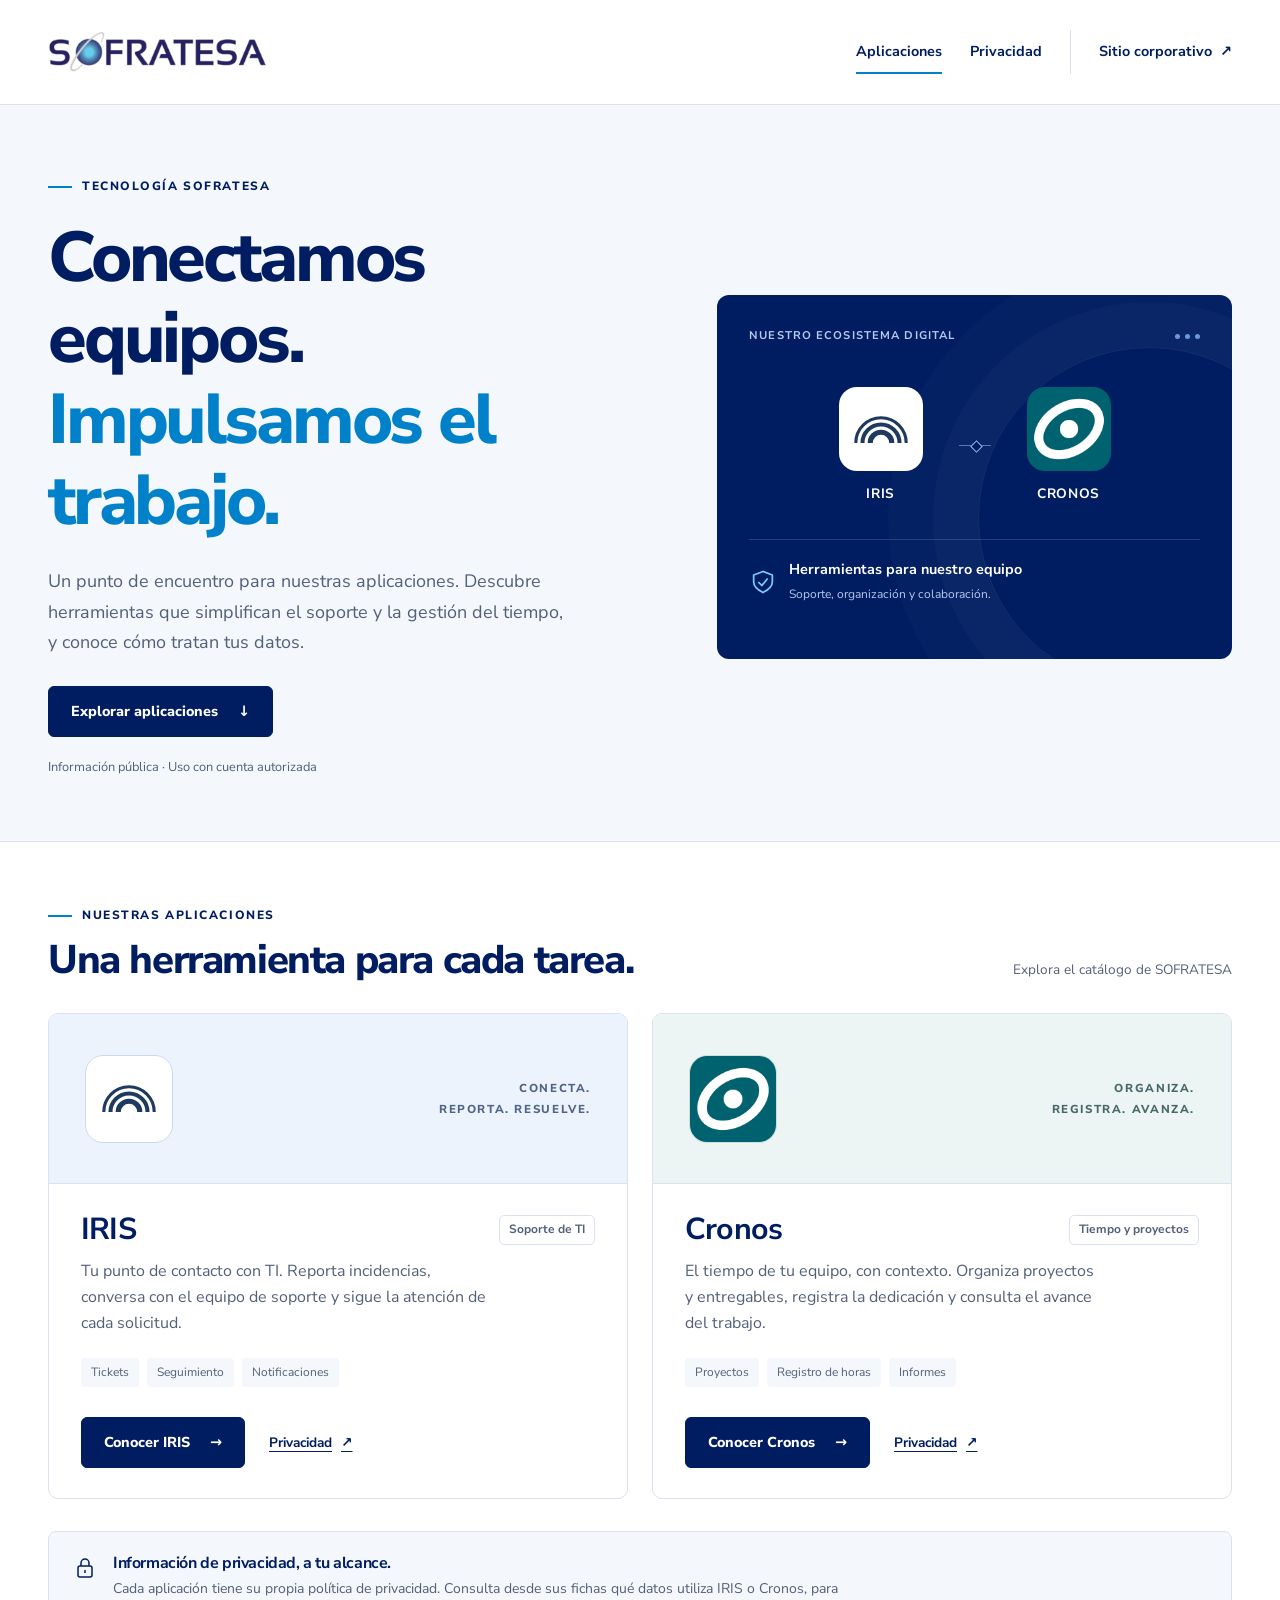
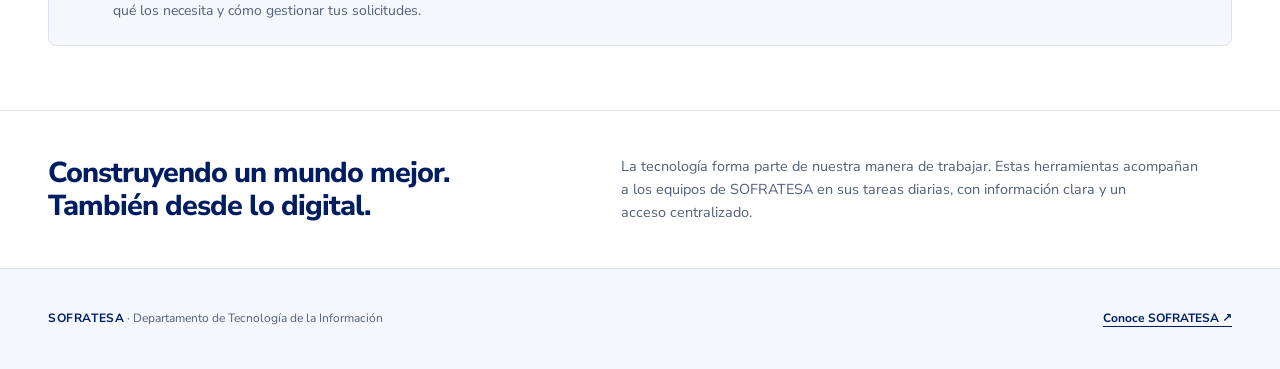
<file: index.html>
<!doctype html>
<html lang="es">
  <head>
    <meta charset="utf-8" />
    <meta name="viewport" content="width=device-width, initial-scale=1" />
    <meta
      name="description"
      content="Conoce las aplicaciones de SOFRATESA: IRIS para soporte de TI y Cronos para gestionar el tiempo y los proyectos. Información y privacidad en un solo lugar."
    />
    <meta name="theme-color" content="#001D61" />
    <title>Aplicaciones · SOFRATESA</title>
    <link rel="icon" href="./assets/sofratesa-icon.png" />
    <link rel="stylesheet" href="./assets/site.css" />
  </head>
  <body>
    <a class="skip-link" href="#contenido">Saltar al contenido</a>
    <header class="site-header">
      <div class="container header-inner">
        <a class="brand" href="./" aria-label="SOFRATESA · Inicio"
          ><img src="./assets/sofratesa-logo.png" alt="SOFRATESA" width="304" height="58"
        /></a>
        <nav class="nav" aria-label="Navegación principal">
          <a href="./#aplicaciones" aria-current="page">Aplicaciones</a
          ><a href="./#privacidad">Privacidad</a
          ><a class="corporate" href="https://www.sofratesa.com/"
            >Sitio corporativo <span aria-hidden="true">↗</span></a
          >
        </nav>
      </div>
    </header>
    <main id="contenido">
      <section class="hero" aria-labelledby="hero-title">
        <div class="container hero-grid">
          <div>
            <p class="eyebrow">Tecnología SOFRATESA</p>
            <h1 id="hero-title">Conectamos equipos.<br /><span>Impulsamos el trabajo.</span></h1>
            <p class="intro">
              Un punto de encuentro para nuestras aplicaciones. Descubre herramientas que
              simplifican el soporte y la gestión del tiempo, y conoce cómo tratan tus datos.
            </p>
            <a class="button" href="#aplicaciones"
              >Explorar aplicaciones <span aria-hidden="true">↓</span></a
            >
            <p class="hero-note">Información pública · Uso con cuenta autorizada</p>
          </div>
          <div class="ecosystem" aria-label="IRIS y Cronos, aplicaciones de SOFRATESA">
            <div class="ecosystem-top">
              <span>Nuestro ecosistema digital</span
              ><span class="dots" aria-hidden="true"><i></i><i></i><i></i></span>
            </div>
            <div class="ecosystem-apps">
              <div class="ecosystem-app">
                <div class="app-symbol iris">
                  <img src="assets/iris.svg" alt="" width="54" height="34" />
                </div>
                <p>IRIS</p>
              </div>
              <span class="connector" aria-hidden="true"></span>
              <div class="ecosystem-app">
                <div class="app-symbol cronos">
                  <img src="assets/cronos.png" alt="" width="54" height="54" />
                </div>
                <p>CRONOS</p>
              </div>
            </div>
            <div class="ecosystem-bottom">
              <svg
                width="28"
                height="28"
                viewBox="0 0 24 24"
                fill="none"
                stroke="currentColor"
                stroke-width="1.5"
                aria-hidden="true"
              >
                <path d="M12 3 4 6v6c0 4 4 7 8 9 4-2 8-5 8-9V6l-8-3Z" />
                <path d="m8 12 3 3 5-6" />
              </svg>
              <div>
                <strong>Herramientas para nuestro equipo</strong
                ><span>Soporte, organización y colaboración.</span>
              </div>
            </div>
          </div>
        </div>
      </section>
      <section class="section container" id="aplicaciones" aria-labelledby="apps-title">
        <div class="section-heading">
          <div>
            <p class="eyebrow">Nuestras aplicaciones</p>
            <h2 id="apps-title">Una herramienta para cada tarea.</h2>
          </div>
          <p>Explora el catálogo de SOFRATESA</p>
        </div>
        <div class="app-grid">
          <article class="app-card">
            <div class="card-art iris">
              <div class="app-symbol iris">
                <img src="assets/iris.svg" alt="" width="54" height="54" />
              </div>
              <span class="art-label">Conecta.<br />Reporta. Resuelve.</span>
            </div>
            <div class="card-body">
              <div class="card-title">
                <h3>IRIS</h3>
                <span class="tag">Soporte de TI</span>
              </div>
              <p>
                Tu punto de contacto con TI. Reporta incidencias, conversa con el equipo de soporte
                y sigue la atención de cada solicitud.
              </p>
              <ul class="features" aria-label="Funciones de IRIS">
                <li>Tickets</li>
                <li>Seguimiento</li>
                <li>Notificaciones</li>
              </ul>
              <div class="card-links">
                <a class="button" href="aplicaciones/iris/"
                  >Conocer IRIS <span aria-hidden="true">→</span></a
                ><a class="text-link" href="iris/"
                  >Privacidad <span aria-hidden="true">↗</span
                  ><span class="sr-only"> de IRIS</span></a
                >
              </div>
            </div>
          </article>
          <article class="app-card">
            <div class="card-art cronos">
              <div class="app-symbol cronos">
                <img src="assets/cronos.png" alt="" width="54" height="54" />
              </div>
              <span class="art-label">Organiza.<br />Registra. Avanza.</span>
            </div>
            <div class="card-body">
              <div class="card-title">
                <h3>Cronos</h3>
                <span class="tag">Tiempo y proyectos</span>
              </div>
              <p>
                El tiempo de tu equipo, con contexto. Organiza proyectos y entregables, registra la
                dedicación y consulta el avance del trabajo.
              </p>
              <ul class="features" aria-label="Funciones de Cronos">
                <li>Proyectos</li>
                <li>Registro de horas</li>
                <li>Informes</li>
              </ul>
              <div class="card-links">
                <a class="button" href="aplicaciones/cronos/"
                  >Conocer Cronos <span aria-hidden="true">→</span></a
                ><a class="text-link" href="cronos/"
                  >Privacidad <span aria-hidden="true">↗</span
                  ><span class="sr-only"> de Cronos</span></a
                >
              </div>
            </div>
          </article>
        </div>
        <aside class="privacy-strip" id="privacidad" aria-labelledby="privacy-title">
          <svg
            width="24"
            height="24"
            viewBox="0 0 24 24"
            fill="none"
            stroke="currentColor"
            stroke-width="1.5"
            aria-hidden="true"
          >
            <rect x="5" y="10" width="14" height="11" rx="2" />
            <path d="M8 10V7a4 4 0 0 1 8 0v3M12 14v3" />
          </svg>
          <div>
            <h3 id="privacy-title">Información de privacidad, a tu alcance.</h3>
            <p>
              Cada aplicación tiene su propia política de privacidad. Consulta desde sus fichas qué
              datos utiliza IRIS o Cronos, para qué los necesita y cómo gestionar tus solicitudes.
            </p>
          </div>
        </aside>
      </section>
      <section class="about" aria-labelledby="about-title">
        <div class="container about-inner">
          <h2 id="about-title">Construyendo un mundo mejor.<br />También desde lo digital.</h2>
          <p>
            La tecnología forma parte de nuestra manera de trabajar. Estas herramientas acompañan a
            los equipos de SOFRATESA en sus tareas diarias, con información clara y un acceso
            centralizado.
          </p>
        </div>
      </section>
    </main>
    <footer class="site-footer">
      <div class="container footer-inner">
        <p><strong>SOFRATESA</strong> · Departamento de Tecnología de la Información</p>
        <a href="https://www.sofratesa.com/"
          >Conoce SOFRATESA <span aria-hidden="true">&nbsp;↗</span></a
        >
      </div>
    </footer>
  </body>
</html>
</file>
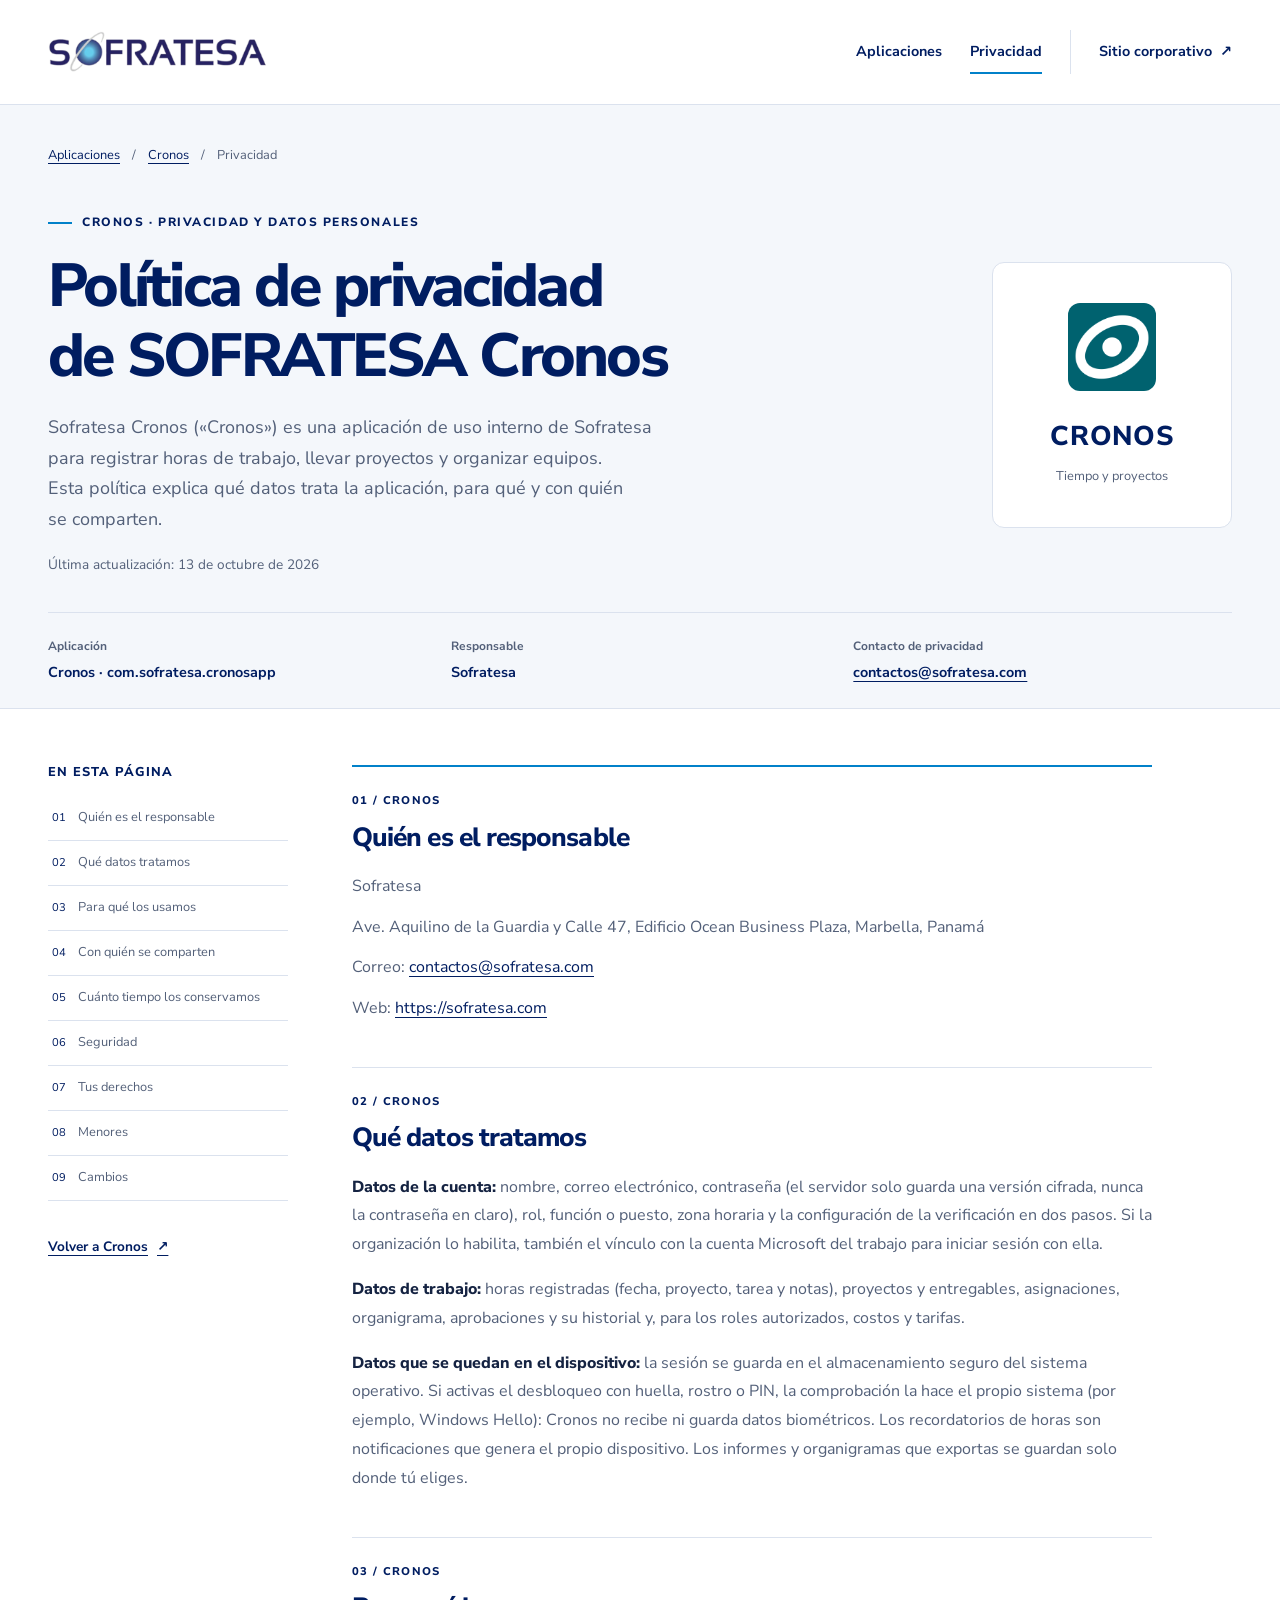
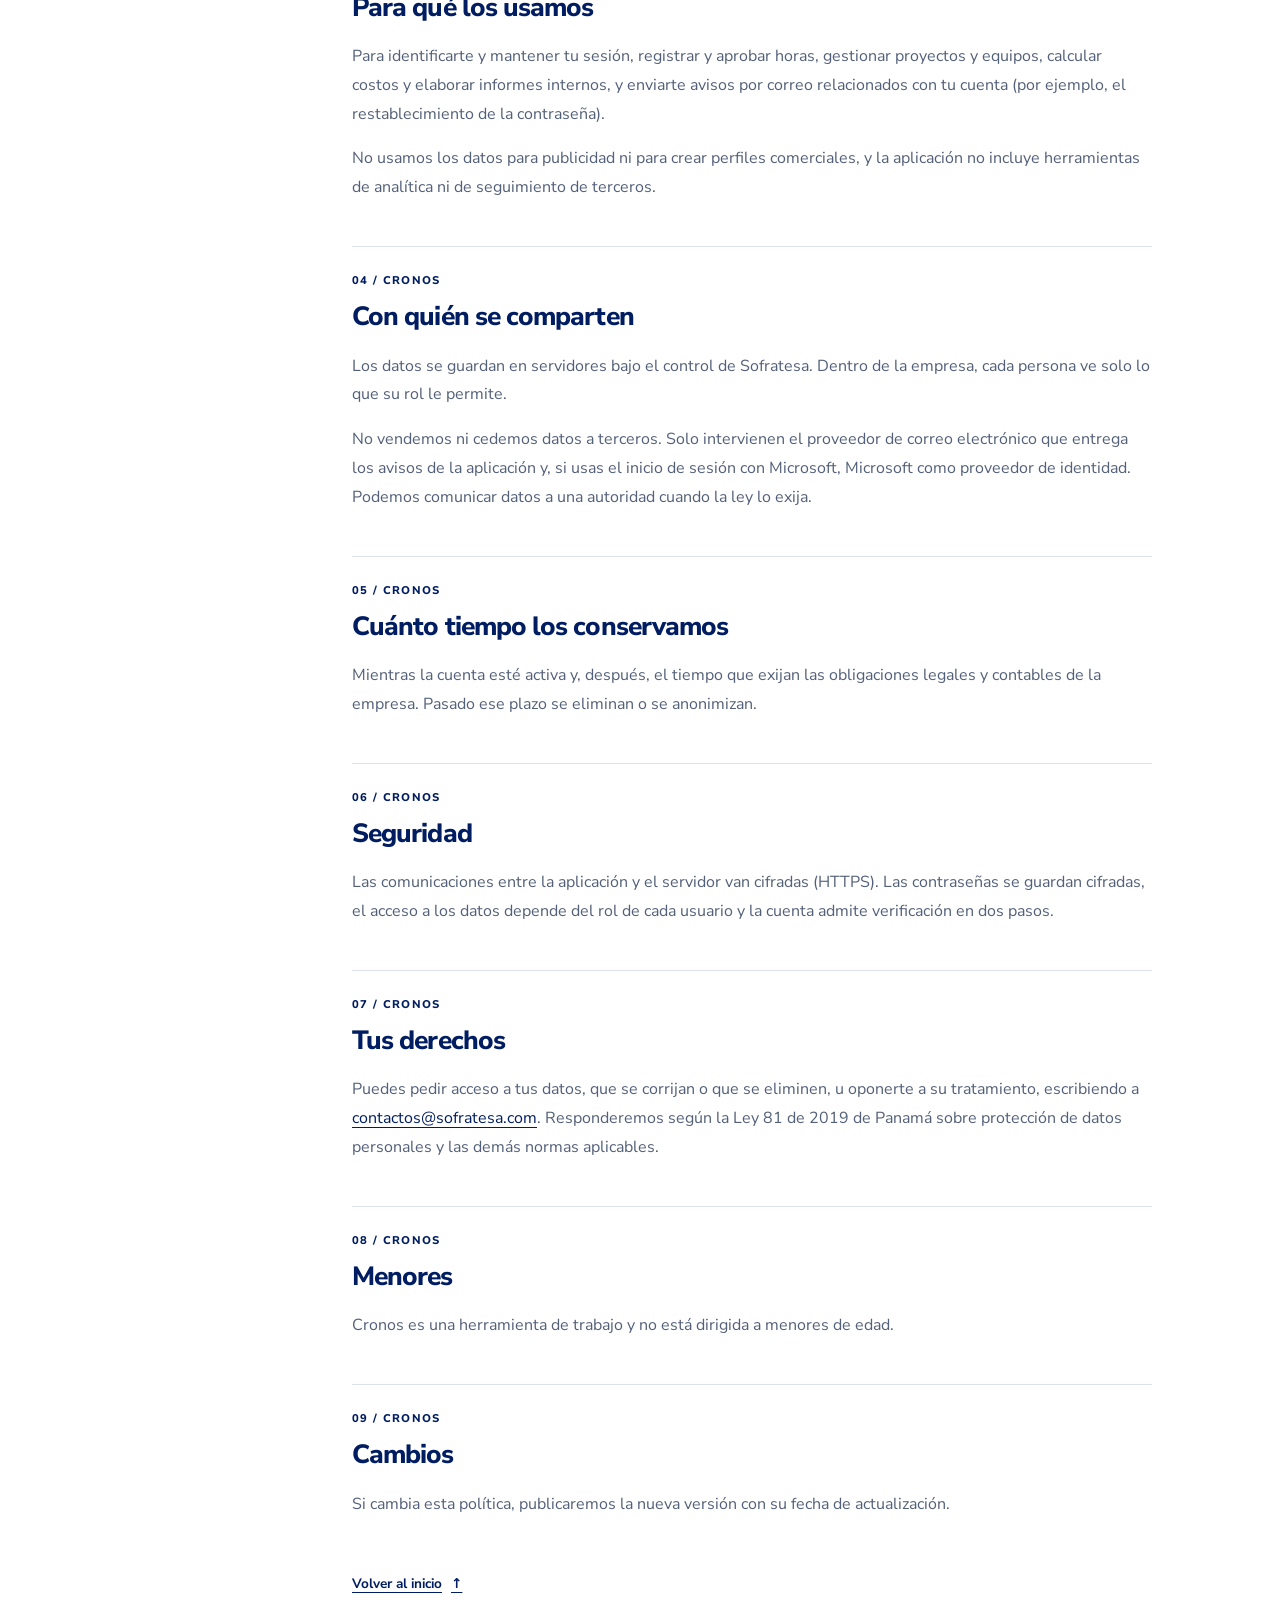
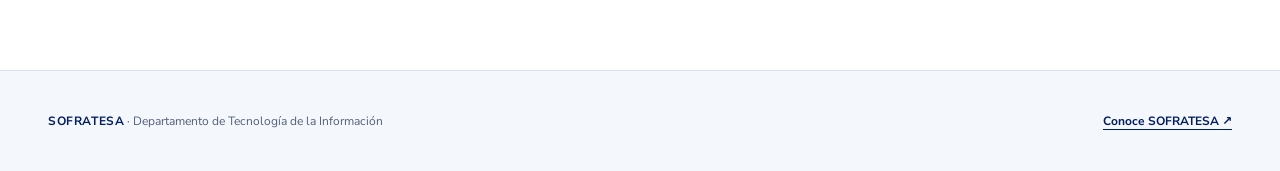
<file: cronos/index.html>
<!doctype html>
<html lang="es">
  <head>
    <meta charset="utf-8" />
    <meta name="viewport" content="width=device-width, initial-scale=1" />
    <meta
      name="description"
      content="Política de privacidad de SOFRATESA Cronos. Datos de cuenta y trabajo, uso, proveedores, conservación, seguridad y derechos. Última actualización: 13 de octubre de 2026."
    />
    <meta name="theme-color" content="#001D61" />
    <title>Privacidad de Cronos · SOFRATESA</title>
    <link rel="icon" href="../assets/sofratesa-icon.png" />
    <link rel="stylesheet" href="../assets/site.css" />
  </head>
  <body>
    <a class="skip-link" href="#contenido">Saltar al contenido</a>
    <header class="site-header">
      <div class="container header-inner">
        <a class="brand" href="../" aria-label="SOFRATESA · Inicio"
          ><img src="../assets/sofratesa-logo.png" alt="SOFRATESA" width="304" height="58"
        /></a>
        <nav class="nav" aria-label="Navegación principal">
          <a href="../#aplicaciones">Aplicaciones</a
          ><a href="../#privacidad" aria-current="page">Privacidad</a
          ><a class="corporate" href="https://www.sofratesa.com/"
            >Sitio corporativo <span aria-hidden="true">↗</span></a
          >
        </nav>
      </div>
    </header>
    <main id="contenido">
      <div class="policy-hero">
        <div class="container">
          <nav class="breadcrumb" aria-label="Ruta de navegación">
            <a href="../">Aplicaciones</a><span aria-hidden="true">/</span
            ><a href="../aplicaciones/cronos/">Cronos</a><span aria-hidden="true">/</span>Privacidad
          </nav>
          <div class="policy-heading">
            <div>
              <p class="eyebrow">Cronos · Privacidad y datos personales</p>
              <h1>Política de privacidad de SOFRATESA Cronos</h1>
              <p class="intro">
                Sofratesa Cronos («Cronos») es una aplicación de uso interno de Sofratesa para
                registrar horas de trabajo, llevar proyectos y organizar equipos. Esta política
                explica qué datos trata la aplicación, para qué y con quién se comparten.
              </p>
              <p class="policy-date">
                Última actualización: <time datetime="2026-10-13">13 de octubre de 2026</time>
              </p>
            </div>
            <div class="policy-brand cronos">
              <img src="../assets/cronos.png" alt="Marca de Cronos" width="88" height="88" /><span
                >CRONOS</span
              >
              <p>Tiempo y proyectos</p>
            </div>
          </div>
          <dl class="policy-summary">
            <div>
              <dt>Aplicación</dt>
              <dd>Cronos · com.sofratesa.cronosapp</dd>
            </div>
            <div>
              <dt>Responsable</dt>
              <dd>Sofratesa</dd>
            </div>
            <div>
              <dt>Contacto de privacidad</dt>
              <dd><a href="mailto:contactos@sofratesa.com">contactos@sofratesa.com</a></dd>
            </div>
          </dl>
        </div>
      </div>
      <div class="container policy-layout">
        <aside class="policy-sidebar">
          <nav aria-label="Índice de la política">
            <h2>En esta página</h2>
            <ol>
              <li>
                <a href="#responsable"><span aria-hidden="true">01</span>Quién es el responsable</a>
              </li>
              <li>
                <a href="#datos"><span aria-hidden="true">02</span>Qué datos tratamos</a>
              </li>
              <li>
                <a href="#finalidades"><span aria-hidden="true">03</span>Para qué los usamos</a>
              </li>
              <li>
                <a href="#comparticion"><span aria-hidden="true">04</span>Con quién se comparten</a>
              </li>
              <li>
                <a href="#conservacion"
                  ><span aria-hidden="true">05</span>Cuánto tiempo los conservamos</a
                >
              </li>
              <li>
                <a href="#seguridad"><span aria-hidden="true">06</span>Seguridad</a>
              </li>
              <li>
                <a href="#derechos"><span aria-hidden="true">07</span>Tus derechos</a>
              </li>
              <li>
                <a href="#menores"><span aria-hidden="true">08</span>Menores</a>
              </li>
              <li>
                <a href="#cambios"><span aria-hidden="true">09</span>Cambios</a>
              </li>
            </ol>
          </nav>
          <a class="text-link" href="../aplicaciones/cronos/"
            >Volver a Cronos <span aria-hidden="true">↗</span></a
          >
        </aside>
        <article class="policy-content" aria-label="Política de privacidad de SOFRATESA Cronos">
          <section id="responsable" aria-labelledby="titulo-responsable">
            <p class="policy-number" aria-hidden="true">01 / CRONOS</p>
            <h2 id="titulo-responsable">Quién es el responsable</h2>
            <address class="policy-address">
              <p>Sofratesa</p>
              <p>
                Ave. Aquilino de la Guardia y Calle 47, Edificio Ocean Business Plaza, Marbella,
                Panamá
              </p>
              <p>Correo: <a href="mailto:contactos@sofratesa.com">contactos@sofratesa.com</a></p>
              <p>Web: <a href="https://sofratesa.com">https://sofratesa.com</a></p>
            </address>
          </section>
          <section id="datos" aria-labelledby="titulo-datos">
            <p class="policy-number" aria-hidden="true">02 / CRONOS</p>
            <h2 id="titulo-datos">Qué datos tratamos</h2>
            <p>
              <strong>Datos de la cuenta:</strong> nombre, correo electrónico, contraseña (el
              servidor solo guarda una versión cifrada, nunca la contraseña en claro), rol, función
              o puesto, zona horaria y la configuración de la verificación en dos pasos. Si la
              organización lo habilita, también el vínculo con la cuenta Microsoft del trabajo para
              iniciar sesión con ella.
            </p>
            <p>
              <strong>Datos de trabajo:</strong> horas registradas (fecha, proyecto, tarea y notas),
              proyectos y entregables, asignaciones, organigrama, aprobaciones y su historial y,
              para los roles autorizados, costos y tarifas.
            </p>
            <p>
              <strong>Datos que se quedan en el dispositivo:</strong> la sesión se guarda en el
              almacenamiento seguro del sistema operativo. Si activas el desbloqueo con huella,
              rostro o PIN, la comprobación la hace el propio sistema (por ejemplo, Windows Hello):
              Cronos no recibe ni guarda datos biométricos. Los recordatorios de horas son
              notificaciones que genera el propio dispositivo. Los informes y organigramas que
              exportas se guardan solo donde tú eliges.
            </p>
          </section>
          <section id="finalidades" aria-labelledby="titulo-finalidades">
            <p class="policy-number" aria-hidden="true">03 / CRONOS</p>
            <h2 id="titulo-finalidades">Para qué los usamos</h2>
            <p>
              Para identificarte y mantener tu sesión, registrar y aprobar horas, gestionar
              proyectos y equipos, calcular costos y elaborar informes internos, y enviarte avisos
              por correo relacionados con tu cuenta (por ejemplo, el restablecimiento de la
              contraseña).
            </p>
            <p>
              No usamos los datos para publicidad ni para crear perfiles comerciales, y la
              aplicación no incluye herramientas de analítica ni de seguimiento de terceros.
            </p>
          </section>
          <section id="comparticion" aria-labelledby="titulo-comparticion">
            <p class="policy-number" aria-hidden="true">04 / CRONOS</p>
            <h2 id="titulo-comparticion">Con quién se comparten</h2>
            <p>
              Los datos se guardan en servidores bajo el control de Sofratesa. Dentro de la empresa,
              cada persona ve solo lo que su rol le permite.
            </p>
            <p>
              No vendemos ni cedemos datos a terceros. Solo intervienen el proveedor de correo
              electrónico que entrega los avisos de la aplicación y, si usas el inicio de sesión con
              Microsoft, Microsoft como proveedor de identidad. Podemos comunicar datos a una
              autoridad cuando la ley lo exija.
            </p>
          </section>
          <section id="conservacion" aria-labelledby="titulo-conservacion">
            <p class="policy-number" aria-hidden="true">05 / CRONOS</p>
            <h2 id="titulo-conservacion">Cuánto tiempo los conservamos</h2>
            <p>
              Mientras la cuenta esté activa y, después, el tiempo que exijan las obligaciones
              legales y contables de la empresa. Pasado ese plazo se eliminan o se anonimizan.
            </p>
          </section>
          <section id="seguridad" aria-labelledby="titulo-seguridad">
            <p class="policy-number" aria-hidden="true">06 / CRONOS</p>
            <h2 id="titulo-seguridad">Seguridad</h2>
            <p>
              Las comunicaciones entre la aplicación y el servidor van cifradas (HTTPS). Las
              contraseñas se guardan cifradas, el acceso a los datos depende del rol de cada usuario
              y la cuenta admite verificación en dos pasos.
            </p>
          </section>
          <section id="derechos" aria-labelledby="titulo-derechos">
            <p class="policy-number" aria-hidden="true">07 / CRONOS</p>
            <h2 id="titulo-derechos">Tus derechos</h2>
            <p>
              Puedes pedir acceso a tus datos, que se corrijan o que se eliminen, u oponerte a su
              tratamiento, escribiendo a
              <a href="mailto:contactos@sofratesa.com">contactos@sofratesa.com</a>. Responderemos
              según la Ley 81 de 2019 de Panamá sobre protección de datos personales y las demás
              normas aplicables.
            </p>
          </section>
          <section id="menores" aria-labelledby="titulo-menores">
            <p class="policy-number" aria-hidden="true">08 / CRONOS</p>
            <h2 id="titulo-menores">Menores</h2>
            <p>Cronos es una herramienta de trabajo y no está dirigida a menores de edad.</p>
          </section>
          <section id="cambios" aria-labelledby="titulo-cambios">
            <p class="policy-number" aria-hidden="true">09 / CRONOS</p>
            <h2 id="titulo-cambios">Cambios</h2>
            <p>
              Si cambia esta política, publicaremos la nueva versión con su fecha de actualización.
            </p>
          </section>
          <a class="text-link" href="#contenido"
            >Volver al inicio <span aria-hidden="true">↑</span></a
          >
        </article>
      </div>
    </main>
    <footer class="site-footer">
      <div class="container footer-inner">
        <p><strong>SOFRATESA</strong> · Departamento de Tecnología de la Información</p>
        <a href="https://www.sofratesa.com/"
          >Conoce SOFRATESA <span aria-hidden="true">&nbsp;↗</span></a
        >
      </div>
    </footer>
  </body>
</html>
</file>
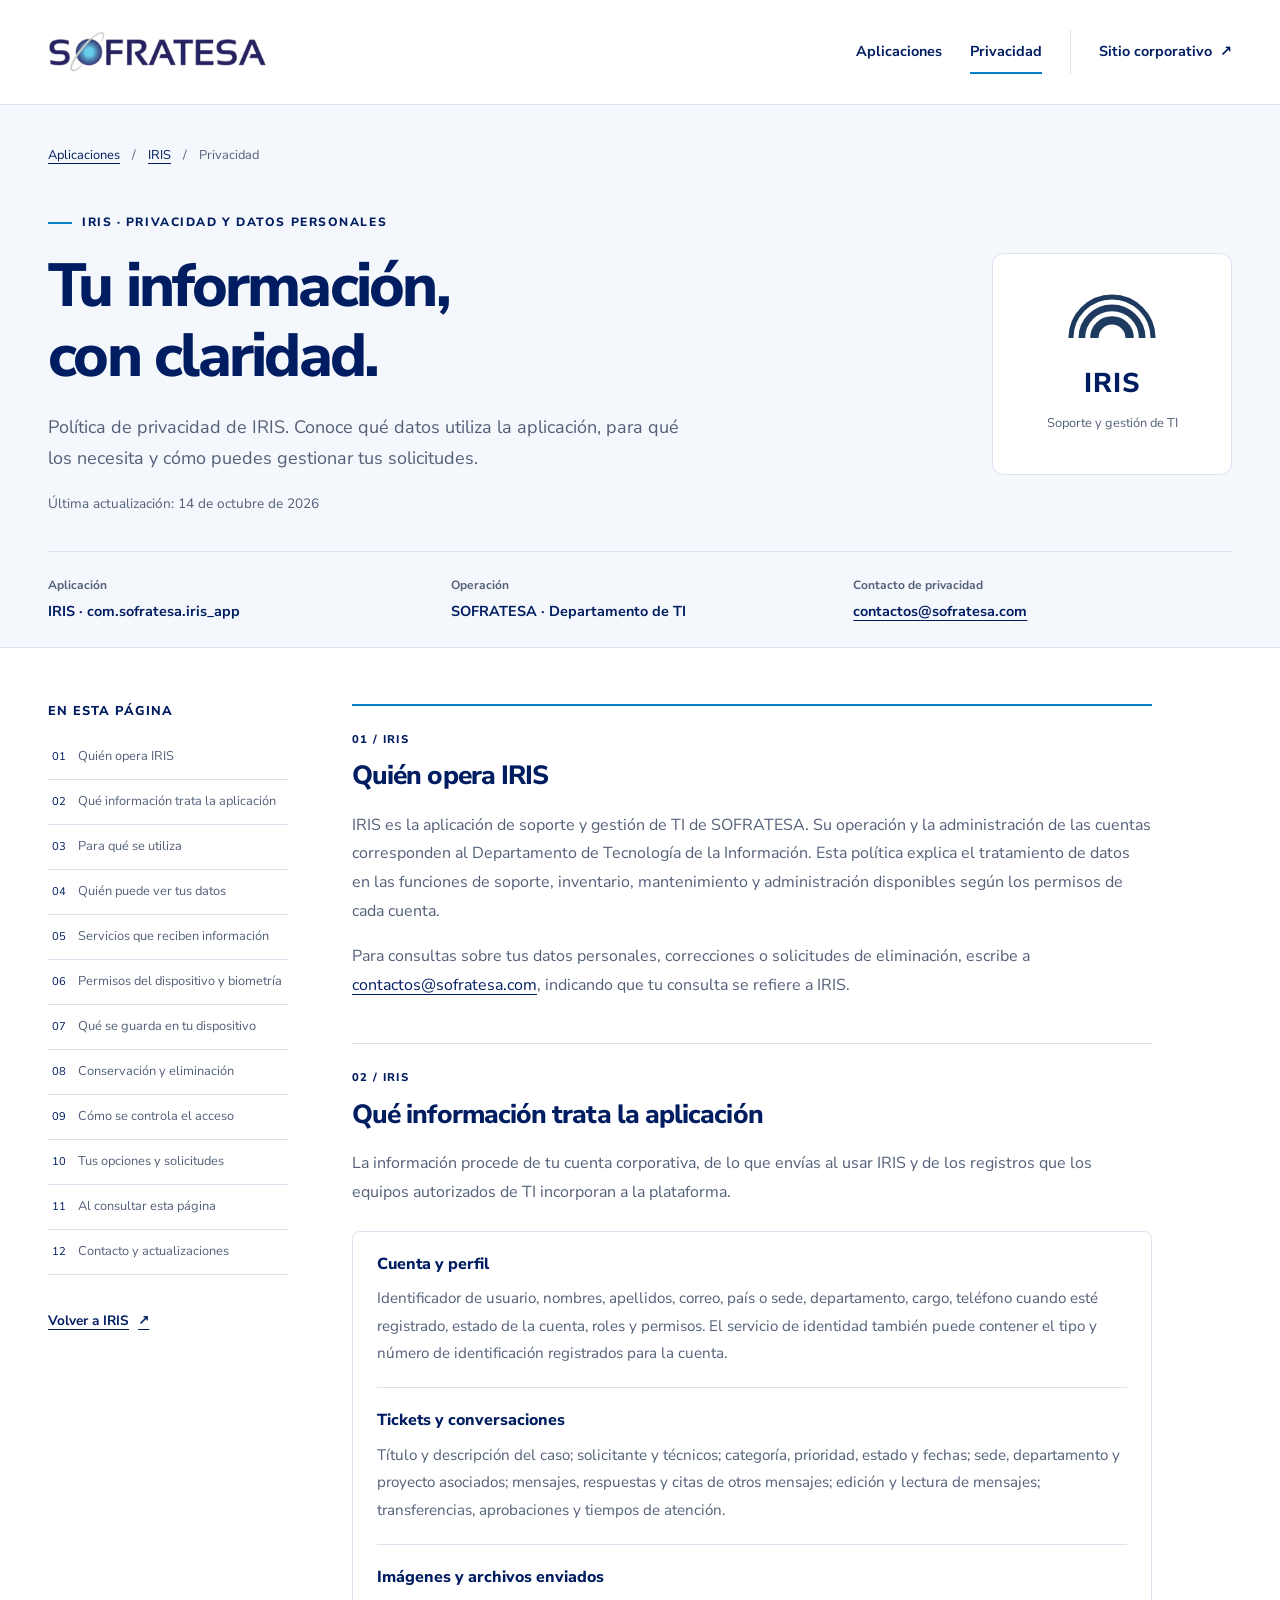
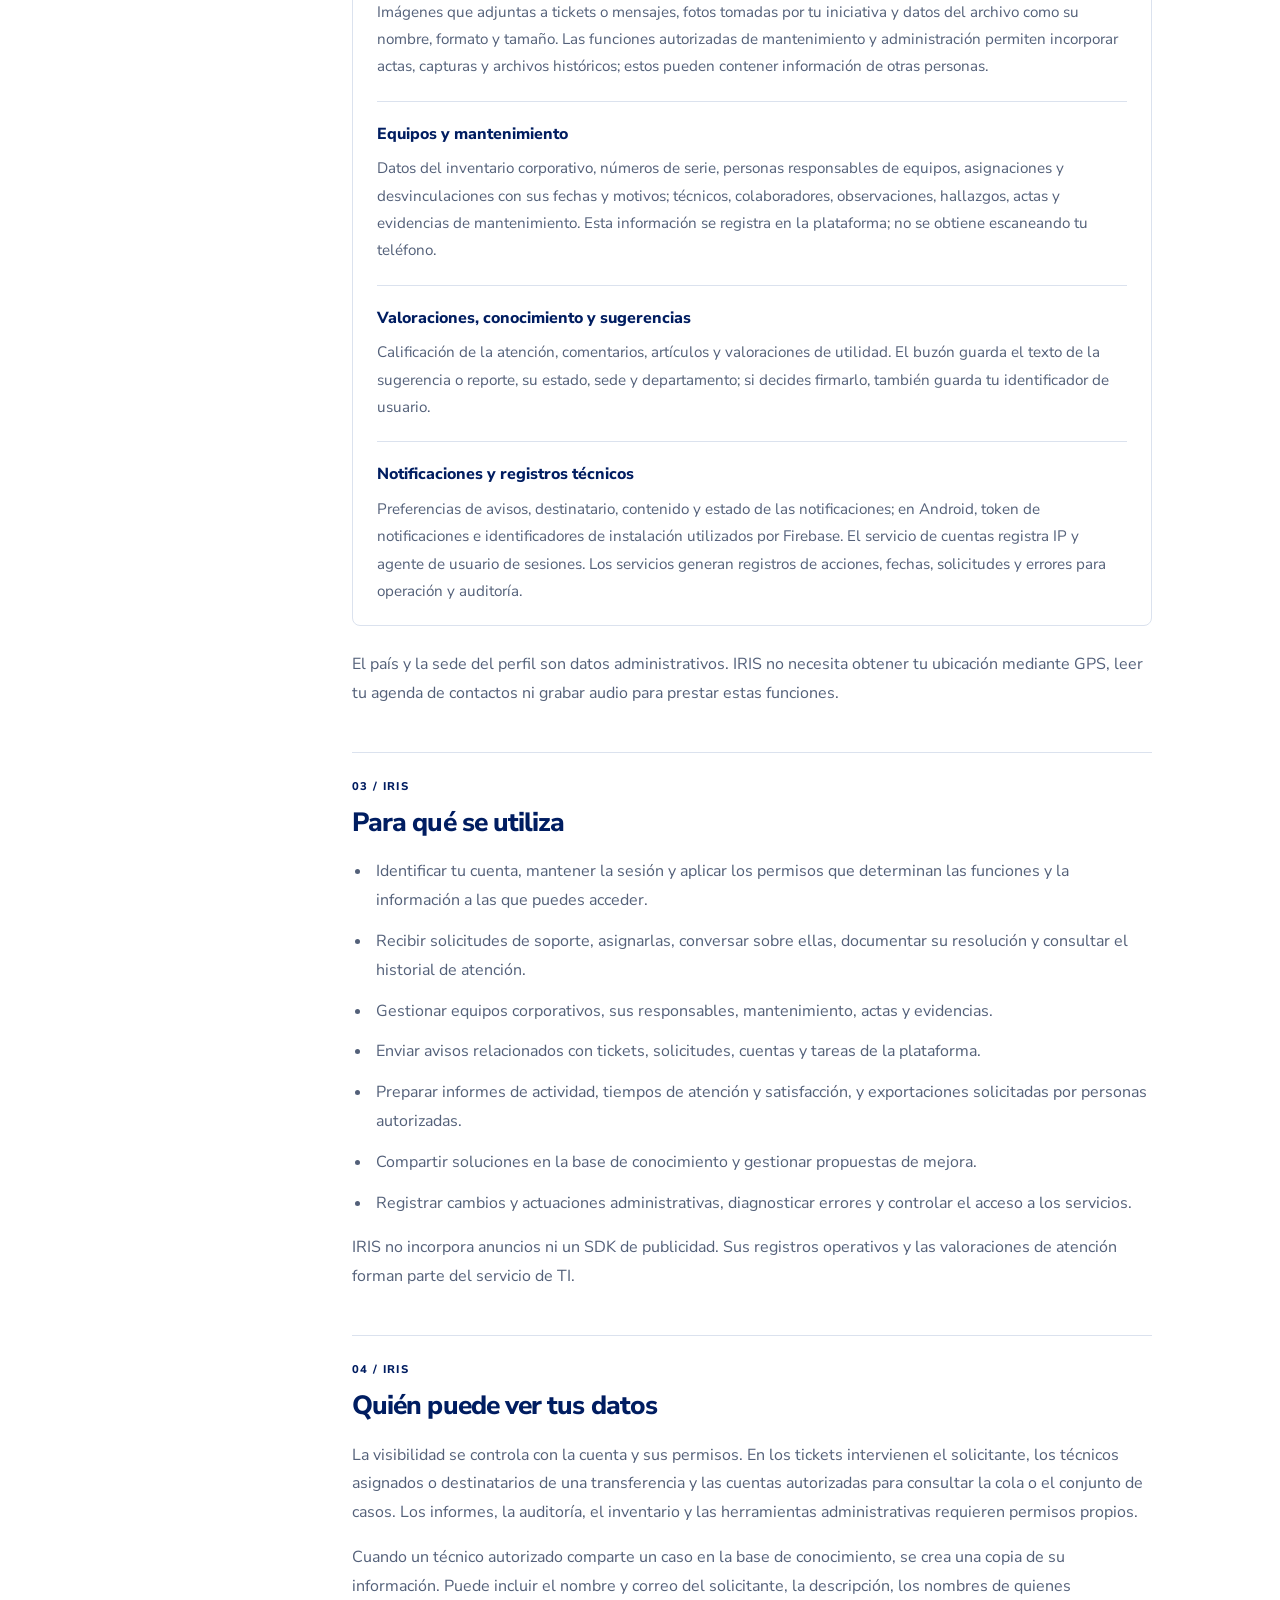
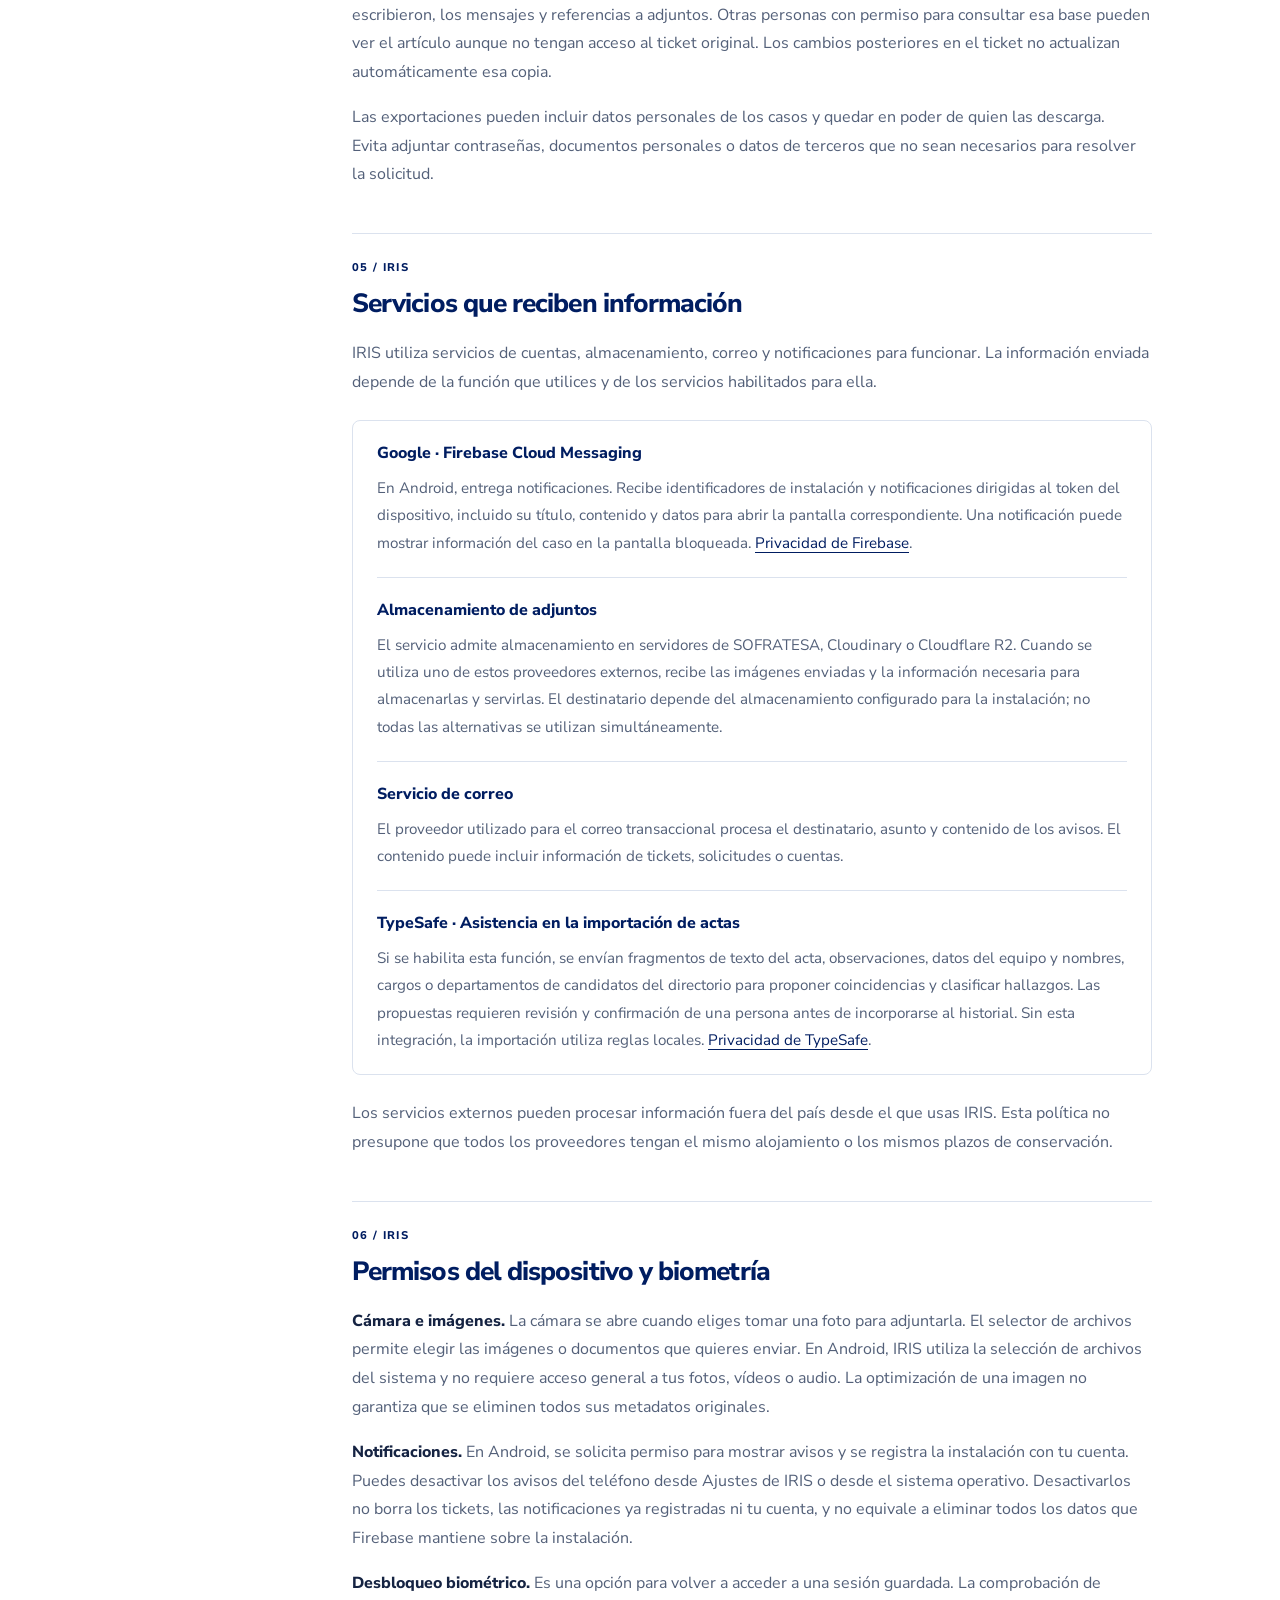
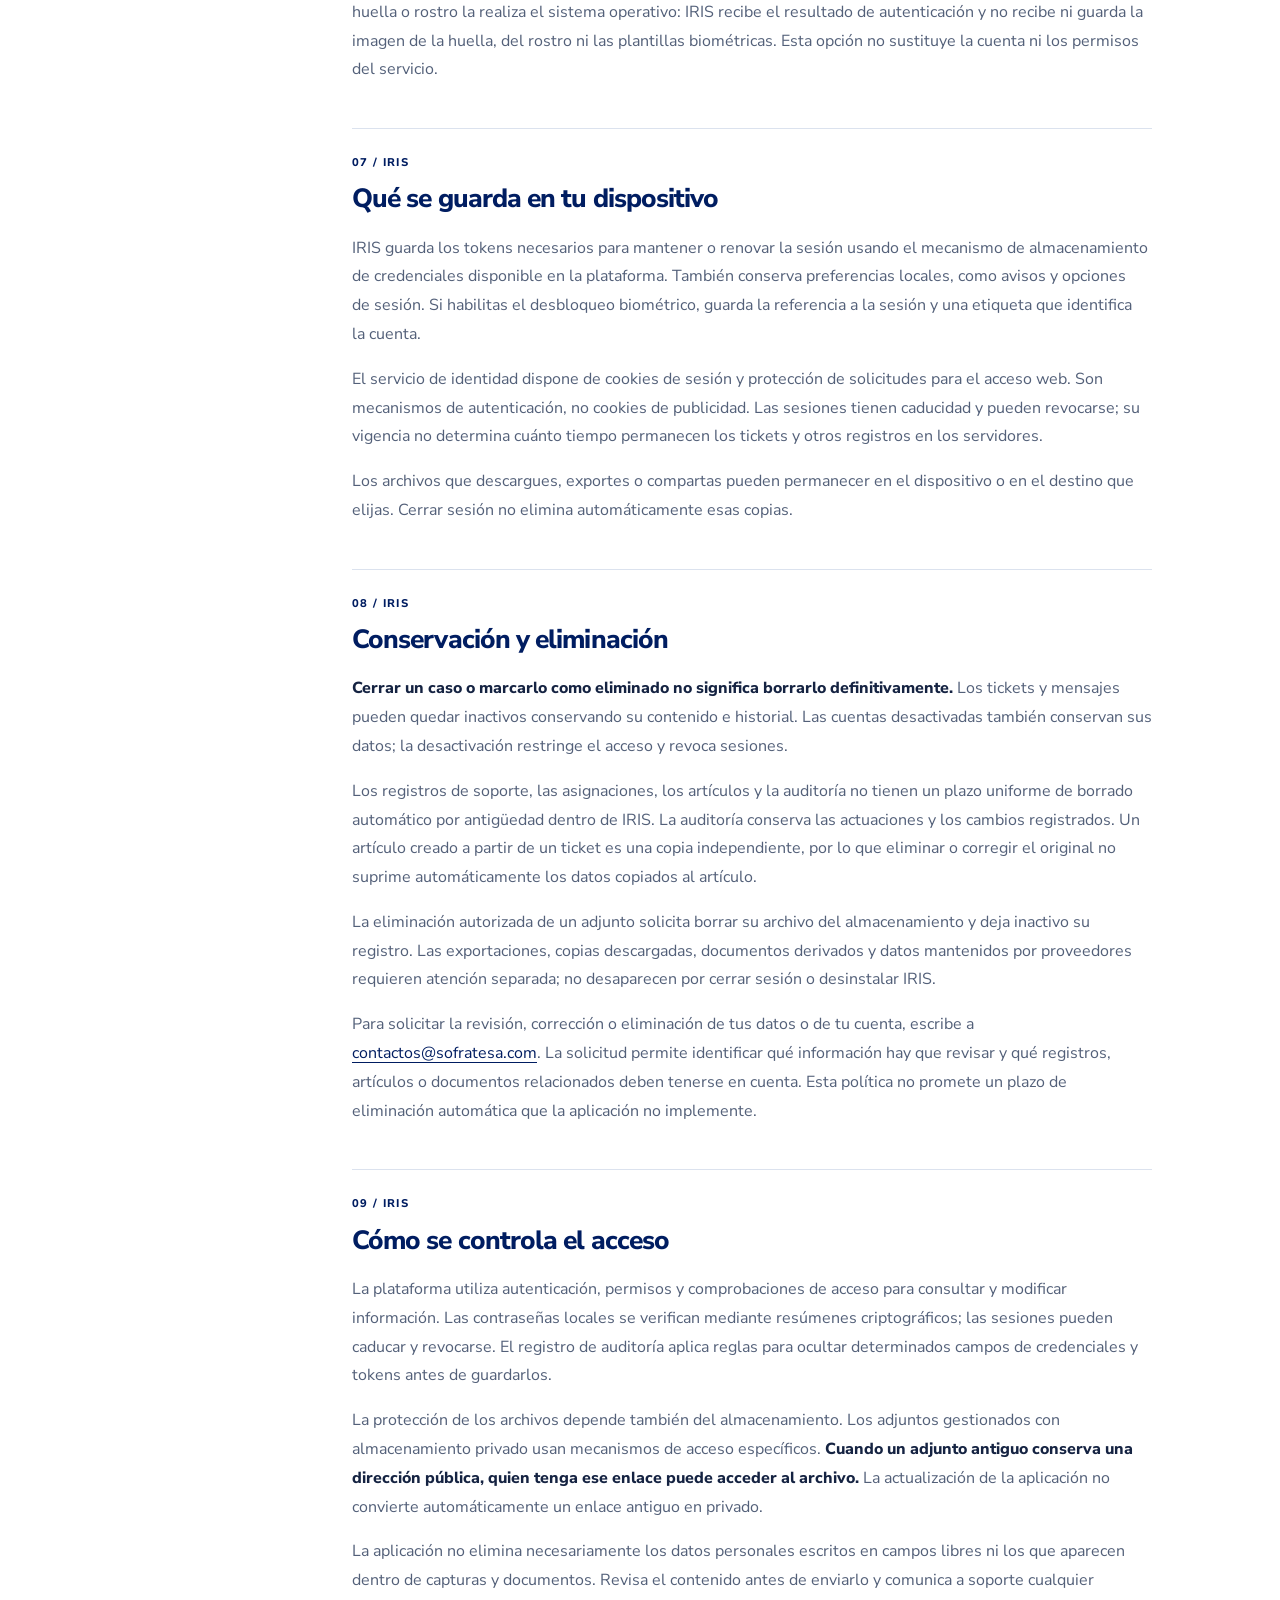
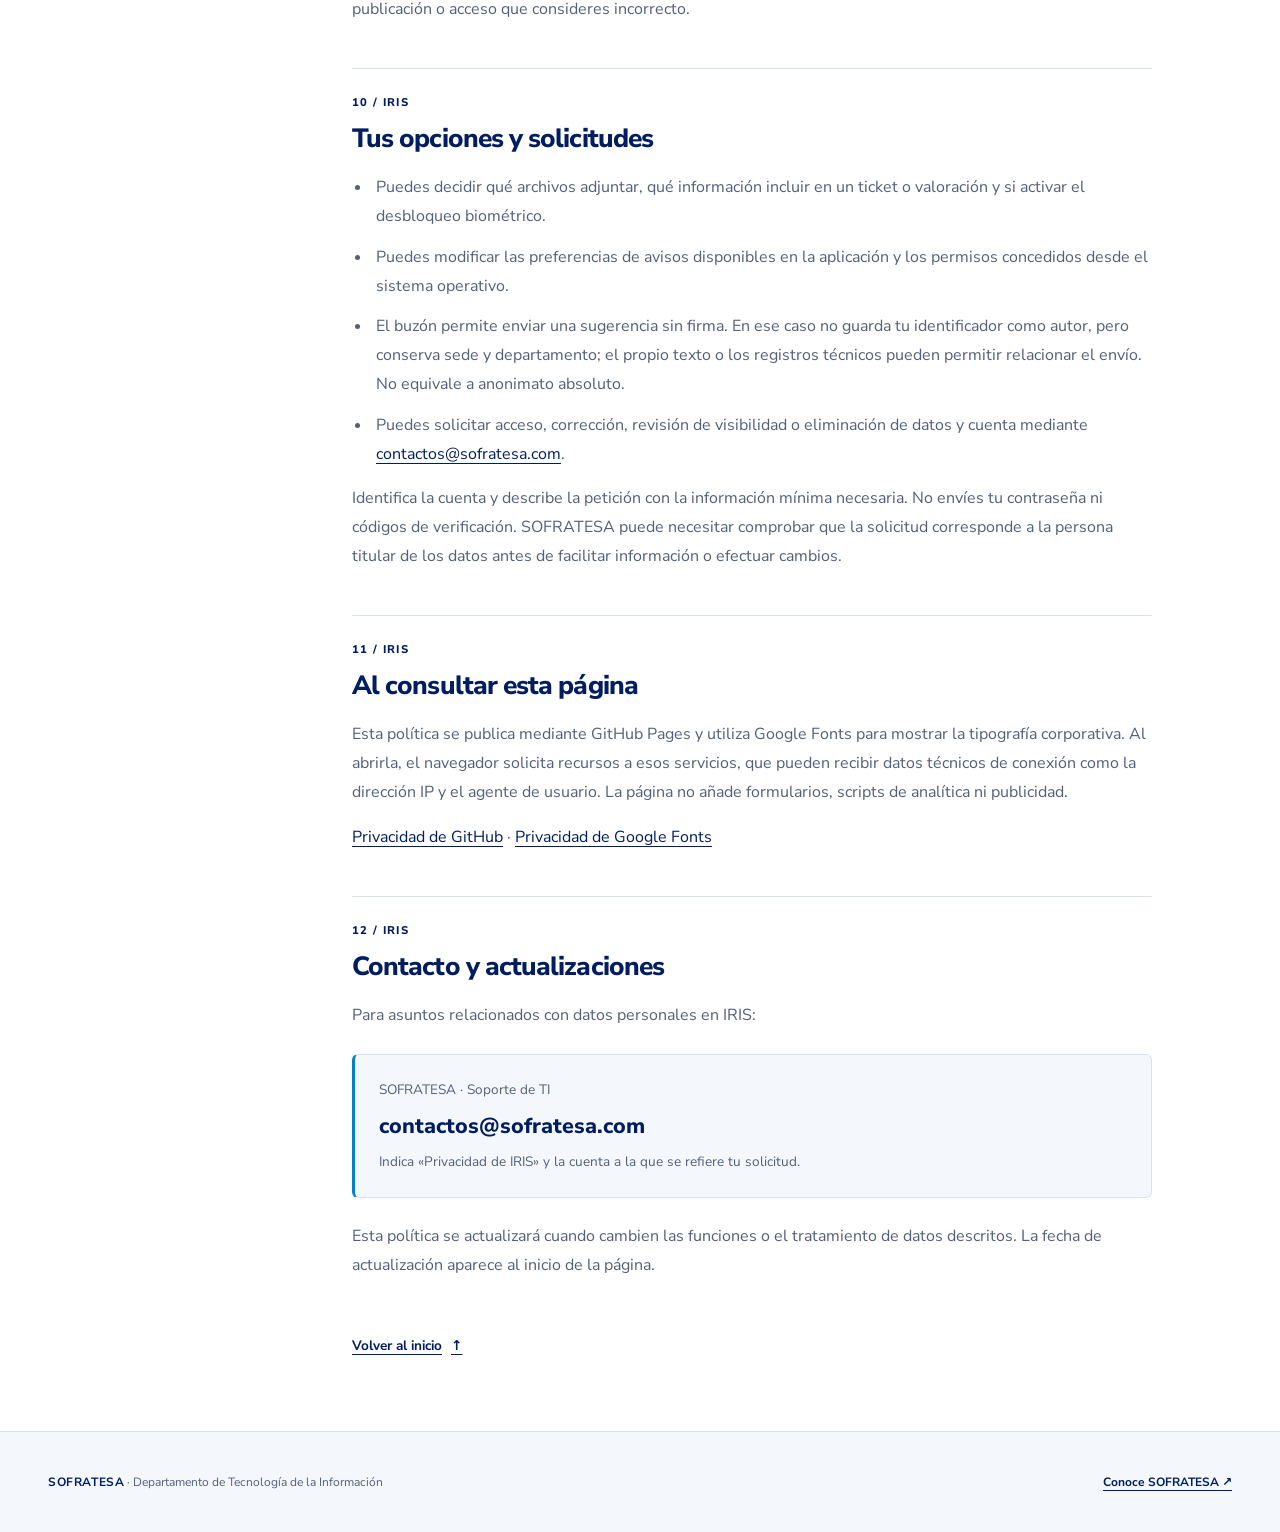
<file: iris/index.html>
<!doctype html>
<html lang="es">
  <head>
    <meta charset="utf-8" />
    <meta name="viewport" content="width=device-width, initial-scale=1" />
    <meta
      name="description"
      content="Política de privacidad de IRIS, aplicación de soporte y gestión de TI de SOFRATESA. Datos tratados, permisos, proveedores, conservación y contacto."
    />
    <meta name="theme-color" content="#001D61" />
    <title>Privacidad de IRIS · SOFRATESA</title>
    <link rel="icon" href="../assets/sofratesa-icon.png" />
    <link rel="stylesheet" href="../assets/site.css" />
  </head>
  <body>
    <a class="skip-link" href="#contenido">Saltar al contenido</a>
    <header class="site-header">
      <div class="container header-inner">
        <a class="brand" href="../" aria-label="SOFRATESA · Inicio"
          ><img src="../assets/sofratesa-logo.png" alt="SOFRATESA" width="304" height="58"
        /></a>
        <nav class="nav" aria-label="Navegación principal">
          <a href="../#aplicaciones">Aplicaciones</a
          ><a href="../#privacidad" aria-current="page">Privacidad</a
          ><a class="corporate" href="https://www.sofratesa.com/"
            >Sitio corporativo <span aria-hidden="true">↗</span></a
          >
        </nav>
      </div>
    </header>
    <main id="contenido">
      <div class="policy-hero">
        <div class="container">
          <nav class="breadcrumb" aria-label="Ruta de navegación">
            <a href="../">Aplicaciones</a><span aria-hidden="true">/</span
            ><a href="../aplicaciones/iris/">IRIS</a><span aria-hidden="true">/</span>Privacidad
          </nav>
          <div class="policy-heading">
            <div>
              <p class="eyebrow">IRIS · Privacidad y datos personales</p>
              <h1>Tu información,<br />con claridad.</h1>
              <p class="intro">
                Política de privacidad de IRIS. Conoce qué datos utiliza la aplicación, para qué los
                necesita y cómo puedes gestionar tus solicitudes.
              </p>
              <p class="policy-date">
                Última actualización: <time datetime="2026-10-14">14 de octubre de 2026</time>
              </p>
            </div>
            <div class="policy-brand">
              <img src="../assets/iris.svg" alt="Marca de IRIS" width="88" height="44" /><span
                >IRIS</span
              >
              <p>Soporte y gestión de TI</p>
            </div>
          </div>
          <dl class="policy-summary">
            <div>
              <dt>Aplicación</dt>
              <dd>IRIS · com.sofratesa.iris_app</dd>
            </div>
            <div>
              <dt>Operación</dt>
              <dd>SOFRATESA · Departamento de TI</dd>
            </div>
            <div>
              <dt>Contacto de privacidad</dt>
              <dd><a href="mailto:contactos@sofratesa.com">contactos@sofratesa.com</a></dd>
            </div>
          </dl>
        </div>
      </div>
      <div class="container policy-layout">
        <aside class="policy-sidebar">
          <nav aria-label="Índice de la política">
            <h2>En esta página</h2>
            <ol>
              <li>
                <a href="#responsable"><span aria-hidden="true">01</span>Quién opera IRIS</a>
              </li>
              <li>
                <a href="#datos"
                  ><span aria-hidden="true">02</span>Qué información trata la aplicación</a
                >
              </li>
              <li>
                <a href="#finalidades"><span aria-hidden="true">03</span>Para qué se utiliza</a>
              </li>
              <li>
                <a href="#acceso"><span aria-hidden="true">04</span>Quién puede ver tus datos</a>
              </li>
              <li>
                <a href="#proveedores"
                  ><span aria-hidden="true">05</span>Servicios que reciben información</a
                >
              </li>
              <li>
                <a href="#permisos"
                  ><span aria-hidden="true">06</span>Permisos del dispositivo y biometría</a
                >
              </li>
              <li>
                <a href="#sesion"
                  ><span aria-hidden="true">07</span>Qué se guarda en tu dispositivo</a
                >
              </li>
              <li>
                <a href="#conservacion"
                  ><span aria-hidden="true">08</span>Conservación y eliminación</a
                >
              </li>
              <li>
                <a href="#seguridad"
                  ><span aria-hidden="true">09</span>Cómo se controla el acceso</a
                >
              </li>
              <li>
                <a href="#opciones"><span aria-hidden="true">10</span>Tus opciones y solicitudes</a>
              </li>
              <li>
                <a href="#web"><span aria-hidden="true">11</span>Al consultar esta página</a>
              </li>
              <li>
                <a href="#contacto"><span aria-hidden="true">12</span>Contacto y actualizaciones</a>
              </li>
            </ol>
          </nav>
          <a class="text-link" href="../aplicaciones/iris/"
            >Volver a IRIS <span aria-hidden="true">↗</span></a
          >
        </aside>
        <article class="policy-content" aria-label="Política de privacidad de IRIS">
          <section id="responsable" aria-labelledby="titulo-responsable">
            <p class="policy-number" aria-hidden="true">01 / IRIS</p>
            <h2 id="titulo-responsable">Quién opera IRIS</h2>
            <p>
              IRIS es la aplicación de soporte y gestión de TI de SOFRATESA. Su operación y la
              administración de las cuentas corresponden al Departamento de Tecnología de la
              Información. Esta política explica el tratamiento de datos en las funciones de
              soporte, inventario, mantenimiento y administración disponibles según los permisos de
              cada cuenta.
            </p>
            <p>
              Para consultas sobre tus datos personales, correcciones o solicitudes de eliminación,
              escribe a <a href="mailto:contactos@sofratesa.com">contactos@sofratesa.com</a>,
              indicando que tu consulta se refiere a IRIS.
            </p>
          </section>
          <section id="datos" aria-labelledby="titulo-datos">
            <p class="policy-number" aria-hidden="true">02 / IRIS</p>
            <h2 id="titulo-datos">Qué información trata la aplicación</h2>
            <p>
              La información procede de tu cuenta corporativa, de lo que envías al usar IRIS y de
              los registros que los equipos autorizados de TI incorporan a la plataforma.
            </p>
            <dl class="policy-data">
              <div>
                <dt>Cuenta y perfil</dt>
                <dd>
                  Identificador de usuario, nombres, apellidos, correo, país o sede, departamento,
                  cargo, teléfono cuando esté registrado, estado de la cuenta, roles y permisos. El
                  servicio de identidad también puede contener el tipo y número de identificación
                  registrados para la cuenta.
                </dd>
              </div>
              <div>
                <dt>Tickets y conversaciones</dt>
                <dd>
                  Título y descripción del caso; solicitante y técnicos; categoría, prioridad,
                  estado y fechas; sede, departamento y proyecto asociados; mensajes, respuestas y
                  citas de otros mensajes; edición y lectura de mensajes; transferencias,
                  aprobaciones y tiempos de atención.
                </dd>
              </div>
              <div>
                <dt>Imágenes y archivos enviados</dt>
                <dd>
                  Imágenes que adjuntas a tickets o mensajes, fotos tomadas por tu iniciativa y
                  datos del archivo como su nombre, formato y tamaño. Las funciones autorizadas de
                  mantenimiento y administración permiten incorporar actas, capturas y archivos
                  históricos; estos pueden contener información de otras personas.
                </dd>
              </div>
              <div>
                <dt>Equipos y mantenimiento</dt>
                <dd>
                  Datos del inventario corporativo, números de serie, personas responsables de
                  equipos, asignaciones y desvinculaciones con sus fechas y motivos; técnicos,
                  colaboradores, observaciones, hallazgos, actas y evidencias de mantenimiento. Esta
                  información se registra en la plataforma; no se obtiene escaneando tu teléfono.
                </dd>
              </div>
              <div>
                <dt>Valoraciones, conocimiento y sugerencias</dt>
                <dd>
                  Calificación de la atención, comentarios, artículos y valoraciones de utilidad. El
                  buzón guarda el texto de la sugerencia o reporte, su estado, sede y departamento;
                  si decides firmarlo, también guarda tu identificador de usuario.
                </dd>
              </div>
              <div>
                <dt>Notificaciones y registros técnicos</dt>
                <dd>
                  Preferencias de avisos, destinatario, contenido y estado de las notificaciones; en
                  Android, token de notificaciones e identificadores de instalación utilizados por
                  Firebase. El servicio de cuentas registra IP y agente de usuario de sesiones. Los
                  servicios generan registros de acciones, fechas, solicitudes y errores para
                  operación y auditoría.
                </dd>
              </div>
            </dl>
            <p>
              El país y la sede del perfil son datos administrativos. IRIS no necesita obtener tu
              ubicación mediante GPS, leer tu agenda de contactos ni grabar audio para prestar estas
              funciones.
            </p>
          </section>
          <section id="finalidades" aria-labelledby="titulo-finalidades">
            <p class="policy-number" aria-hidden="true">03 / IRIS</p>
            <h2 id="titulo-finalidades">Para qué se utiliza</h2>
            <ul>
              <li>
                Identificar tu cuenta, mantener la sesión y aplicar los permisos que determinan las
                funciones y la información a las que puedes acceder.
              </li>
              <li>
                Recibir solicitudes de soporte, asignarlas, conversar sobre ellas, documentar su
                resolución y consultar el historial de atención.
              </li>
              <li>
                Gestionar equipos corporativos, sus responsables, mantenimiento, actas y evidencias.
              </li>
              <li>
                Enviar avisos relacionados con tickets, solicitudes, cuentas y tareas de la
                plataforma.
              </li>
              <li>
                Preparar informes de actividad, tiempos de atención y satisfacción, y exportaciones
                solicitadas por personas autorizadas.
              </li>
              <li>
                Compartir soluciones en la base de conocimiento y gestionar propuestas de mejora.
              </li>
              <li>
                Registrar cambios y actuaciones administrativas, diagnosticar errores y controlar el
                acceso a los servicios.
              </li>
            </ul>
            <p>
              IRIS no incorpora anuncios ni un SDK de publicidad. Sus registros operativos y las
              valoraciones de atención forman parte del servicio de TI.
            </p>
          </section>
          <section id="acceso" aria-labelledby="titulo-acceso">
            <p class="policy-number" aria-hidden="true">04 / IRIS</p>
            <h2 id="titulo-acceso">Quién puede ver tus datos</h2>
            <p>
              La visibilidad se controla con la cuenta y sus permisos. En los tickets intervienen el
              solicitante, los técnicos asignados o destinatarios de una transferencia y las cuentas
              autorizadas para consultar la cola o el conjunto de casos. Los informes, la auditoría,
              el inventario y las herramientas administrativas requieren permisos propios.
            </p>
            <p>
              Cuando un técnico autorizado comparte un caso en la base de conocimiento, se crea una
              copia de su información. Puede incluir el nombre y correo del solicitante, la
              descripción, los nombres de quienes escribieron, los mensajes y referencias a
              adjuntos. Otras personas con permiso para consultar esa base pueden ver el artículo
              aunque no tengan acceso al ticket original. Los cambios posteriores en el ticket no
              actualizan automáticamente esa copia.
            </p>
            <p>
              Las exportaciones pueden incluir datos personales de los casos y quedar en poder de
              quien las descarga. Evita adjuntar contraseñas, documentos personales o datos de
              terceros que no sean necesarios para resolver la solicitud.
            </p>
          </section>
          <section id="proveedores" aria-labelledby="titulo-proveedores">
            <p class="policy-number" aria-hidden="true">05 / IRIS</p>
            <h2 id="titulo-proveedores">Servicios que reciben información</h2>
            <p>
              IRIS utiliza servicios de cuentas, almacenamiento, correo y notificaciones para
              funcionar. La información enviada depende de la función que utilices y de los
              servicios habilitados para ella.
            </p>
            <dl class="policy-data">
              <div>
                <dt>Google · Firebase Cloud Messaging</dt>
                <dd>
                  En Android, entrega notificaciones. Recibe identificadores de instalación y
                  notificaciones dirigidas al token del dispositivo, incluido su título, contenido y
                  datos para abrir la pantalla correspondiente. Una notificación puede mostrar
                  información del caso en la pantalla bloqueada.
                  <a href="https://firebase.google.com/support/privacy">Privacidad de Firebase</a>.
                </dd>
              </div>
              <div>
                <dt>Almacenamiento de adjuntos</dt>
                <dd>
                  El servicio admite almacenamiento en servidores de SOFRATESA, Cloudinary o
                  Cloudflare R2. Cuando se utiliza uno de estos proveedores externos, recibe las
                  imágenes enviadas y la información necesaria para almacenarlas y servirlas. El
                  destinatario depende del almacenamiento configurado para la instalación; no todas
                  las alternativas se utilizan simultáneamente.
                </dd>
              </div>
              <div>
                <dt>Servicio de correo</dt>
                <dd>
                  El proveedor utilizado para el correo transaccional procesa el destinatario,
                  asunto y contenido de los avisos. El contenido puede incluir información de
                  tickets, solicitudes o cuentas.
                </dd>
              </div>
              <div>
                <dt>TypeSafe · Asistencia en la importación de actas</dt>
                <dd>
                  Si se habilita esta función, se envían fragmentos de texto del acta,
                  observaciones, datos del equipo y nombres, cargos o departamentos de candidatos
                  del directorio para proponer coincidencias y clasificar hallazgos. Las propuestas
                  requieren revisión y confirmación de una persona antes de incorporarse al
                  historial. Sin esta integración, la importación utiliza reglas locales.
                  <a href="https://typesafe.ai/legal/privacy-policy">Privacidad de TypeSafe</a>.
                </dd>
              </div>
            </dl>
            <p>
              Los servicios externos pueden procesar información fuera del país desde el que usas
              IRIS. Esta política no presupone que todos los proveedores tengan el mismo alojamiento
              o los mismos plazos de conservación.
            </p>
          </section>
          <section id="permisos" aria-labelledby="titulo-permisos">
            <p class="policy-number" aria-hidden="true">06 / IRIS</p>
            <h2 id="titulo-permisos">Permisos del dispositivo y biometría</h2>
            <p>
              <strong>Cámara e imágenes.</strong> La cámara se abre cuando eliges tomar una foto
              para adjuntarla. El selector de archivos permite elegir las imágenes o documentos que
              quieres enviar. En Android, IRIS utiliza la selección de archivos del sistema y no
              requiere acceso general a tus fotos, vídeos o audio. La optimización de una imagen no
              garantiza que se eliminen todos sus metadatos originales.
            </p>
            <p>
              <strong>Notificaciones.</strong> En Android, se solicita permiso para mostrar avisos y
              se registra la instalación con tu cuenta. Puedes desactivar los avisos del teléfono
              desde Ajustes de IRIS o desde el sistema operativo. Desactivarlos no borra los
              tickets, las notificaciones ya registradas ni tu cuenta, y no equivale a eliminar
              todos los datos que Firebase mantiene sobre la instalación.
            </p>
            <p>
              <strong>Desbloqueo biométrico.</strong> Es una opción para volver a acceder a una
              sesión guardada. La comprobación de huella o rostro la realiza el sistema operativo:
              IRIS recibe el resultado de autenticación y no recibe ni guarda la imagen de la
              huella, del rostro ni las plantillas biométricas. Esta opción no sustituye la cuenta
              ni los permisos del servicio.
            </p>
          </section>
          <section id="sesion" aria-labelledby="titulo-sesion">
            <p class="policy-number" aria-hidden="true">07 / IRIS</p>
            <h2 id="titulo-sesion">Qué se guarda en tu dispositivo</h2>
            <p>
              IRIS guarda los tokens necesarios para mantener o renovar la sesión usando el
              mecanismo de almacenamiento de credenciales disponible en la plataforma. También
              conserva preferencias locales, como avisos y opciones de sesión. Si habilitas el
              desbloqueo biométrico, guarda la referencia a la sesión y una etiqueta que identifica
              la cuenta.
            </p>
            <p>
              El servicio de identidad dispone de cookies de sesión y protección de solicitudes para
              el acceso web. Son mecanismos de autenticación, no cookies de publicidad. Las sesiones
              tienen caducidad y pueden revocarse; su vigencia no determina cuánto tiempo permanecen
              los tickets y otros registros en los servidores.
            </p>
            <p>
              Los archivos que descargues, exportes o compartas pueden permanecer en el dispositivo
              o en el destino que elijas. Cerrar sesión no elimina automáticamente esas copias.
            </p>
          </section>
          <section id="conservacion" aria-labelledby="titulo-conservacion">
            <p class="policy-number" aria-hidden="true">08 / IRIS</p>
            <h2 id="titulo-conservacion">Conservación y eliminación</h2>
            <p>
              <strong
                >Cerrar un caso o marcarlo como eliminado no significa borrarlo
                definitivamente.</strong
              >
              Los tickets y mensajes pueden quedar inactivos conservando su contenido e historial.
              Las cuentas desactivadas también conservan sus datos; la desactivación restringe el
              acceso y revoca sesiones.
            </p>
            <p>
              Los registros de soporte, las asignaciones, los artículos y la auditoría no tienen un
              plazo uniforme de borrado automático por antigüedad dentro de IRIS. La auditoría
              conserva las actuaciones y los cambios registrados. Un artículo creado a partir de un
              ticket es una copia independiente, por lo que eliminar o corregir el original no
              suprime automáticamente los datos copiados al artículo.
            </p>
            <p>
              La eliminación autorizada de un adjunto solicita borrar su archivo del almacenamiento
              y deja inactivo su registro. Las exportaciones, copias descargadas, documentos
              derivados y datos mantenidos por proveedores requieren atención separada; no
              desaparecen por cerrar sesión o desinstalar IRIS.
            </p>
            <p>
              Para solicitar la revisión, corrección o eliminación de tus datos o de tu cuenta,
              escribe a <a href="mailto:contactos@sofratesa.com">contactos@sofratesa.com</a>. La
              solicitud permite identificar qué información hay que revisar y qué registros,
              artículos o documentos relacionados deben tenerse en cuenta. Esta política no promete
              un plazo de eliminación automática que la aplicación no implemente.
            </p>
          </section>
          <section id="seguridad" aria-labelledby="titulo-seguridad">
            <p class="policy-number" aria-hidden="true">09 / IRIS</p>
            <h2 id="titulo-seguridad">Cómo se controla el acceso</h2>
            <p>
              La plataforma utiliza autenticación, permisos y comprobaciones de acceso para
              consultar y modificar información. Las contraseñas locales se verifican mediante
              resúmenes criptográficos; las sesiones pueden caducar y revocarse. El registro de
              auditoría aplica reglas para ocultar determinados campos de credenciales y tokens
              antes de guardarlos.
            </p>
            <p>
              La protección de los archivos depende también del almacenamiento. Los adjuntos
              gestionados con almacenamiento privado usan mecanismos de acceso específicos.
              <strong
                >Cuando un adjunto antiguo conserva una dirección pública, quien tenga ese enlace
                puede acceder al archivo.</strong
              >
              La actualización de la aplicación no convierte automáticamente un enlace antiguo en
              privado.
            </p>
            <p>
              La aplicación no elimina necesariamente los datos personales escritos en campos libres
              ni los que aparecen dentro de capturas y documentos. Revisa el contenido antes de
              enviarlo y comunica a soporte cualquier publicación o acceso que consideres
              incorrecto.
            </p>
          </section>
          <section id="opciones" aria-labelledby="titulo-opciones">
            <p class="policy-number" aria-hidden="true">10 / IRIS</p>
            <h2 id="titulo-opciones">Tus opciones y solicitudes</h2>
            <ul>
              <li>
                Puedes decidir qué archivos adjuntar, qué información incluir en un ticket o
                valoración y si activar el desbloqueo biométrico.
              </li>
              <li>
                Puedes modificar las preferencias de avisos disponibles en la aplicación y los
                permisos concedidos desde el sistema operativo.
              </li>
              <li>
                El buzón permite enviar una sugerencia sin firma. En ese caso no guarda tu
                identificador como autor, pero conserva sede y departamento; el propio texto o los
                registros técnicos pueden permitir relacionar el envío. No equivale a anonimato
                absoluto.
              </li>
              <li>
                Puedes solicitar acceso, corrección, revisión de visibilidad o eliminación de datos
                y cuenta mediante
                <a href="mailto:contactos@sofratesa.com">contactos@sofratesa.com</a>.
              </li>
            </ul>
            <p>
              Identifica la cuenta y describe la petición con la información mínima necesaria. No
              envíes tu contraseña ni códigos de verificación. SOFRATESA puede necesitar comprobar
              que la solicitud corresponde a la persona titular de los datos antes de facilitar
              información o efectuar cambios.
            </p>
          </section>
          <section id="web" aria-labelledby="titulo-web">
            <p class="policy-number" aria-hidden="true">11 / IRIS</p>
            <h2 id="titulo-web">Al consultar esta página</h2>
            <p>
              Esta política se publica mediante GitHub Pages y utiliza Google Fonts para mostrar la
              tipografía corporativa. Al abrirla, el navegador solicita recursos a esos servicios,
              que pueden recibir datos técnicos de conexión como la dirección IP y el agente de
              usuario. La página no añade formularios, scripts de analítica ni publicidad.
            </p>
            <p>
              <a
                href="https://docs.github.com/es/site-policy/privacy-policies/github-general-privacy-statement"
                >Privacidad de GitHub</a
              >
              ·
              <a href="https://developers.google.com/fonts/faq/privacy"
                >Privacidad de Google Fonts</a
              >
            </p>
          </section>
          <section id="contacto" aria-labelledby="titulo-contacto">
            <p class="policy-number" aria-hidden="true">12 / IRIS</p>
            <h2 id="titulo-contacto">Contacto y actualizaciones</h2>
            <p>Para asuntos relacionados con datos personales en IRIS:</p>
            <a class="policy-contact" href="mailto:contactos@sofratesa.com"
              ><span>SOFRATESA · Soporte de TI</span><strong>contactos@sofratesa.com</strong
              ><span
                >Indica «Privacidad de IRIS» y la cuenta a la que se refiere tu solicitud.</span
              ></a
            >
            <p>
              Esta política se actualizará cuando cambien las funciones o el tratamiento de datos
              descritos. La fecha de actualización aparece al inicio de la página.
            </p>
          </section>
          <a class="text-link" href="#contenido"
            >Volver al inicio <span aria-hidden="true">↑</span></a
          >
        </article>
      </div>
    </main>
    <footer class="site-footer">
      <div class="container footer-inner">
        <p><strong>SOFRATESA</strong> · Departamento de Tecnología de la Información</p>
        <a href="https://www.sofratesa.com/"
          >Conoce SOFRATESA <span aria-hidden="true">&nbsp;↗</span></a
        >
      </div>
    </footer>
  </body>
</html>
</file>
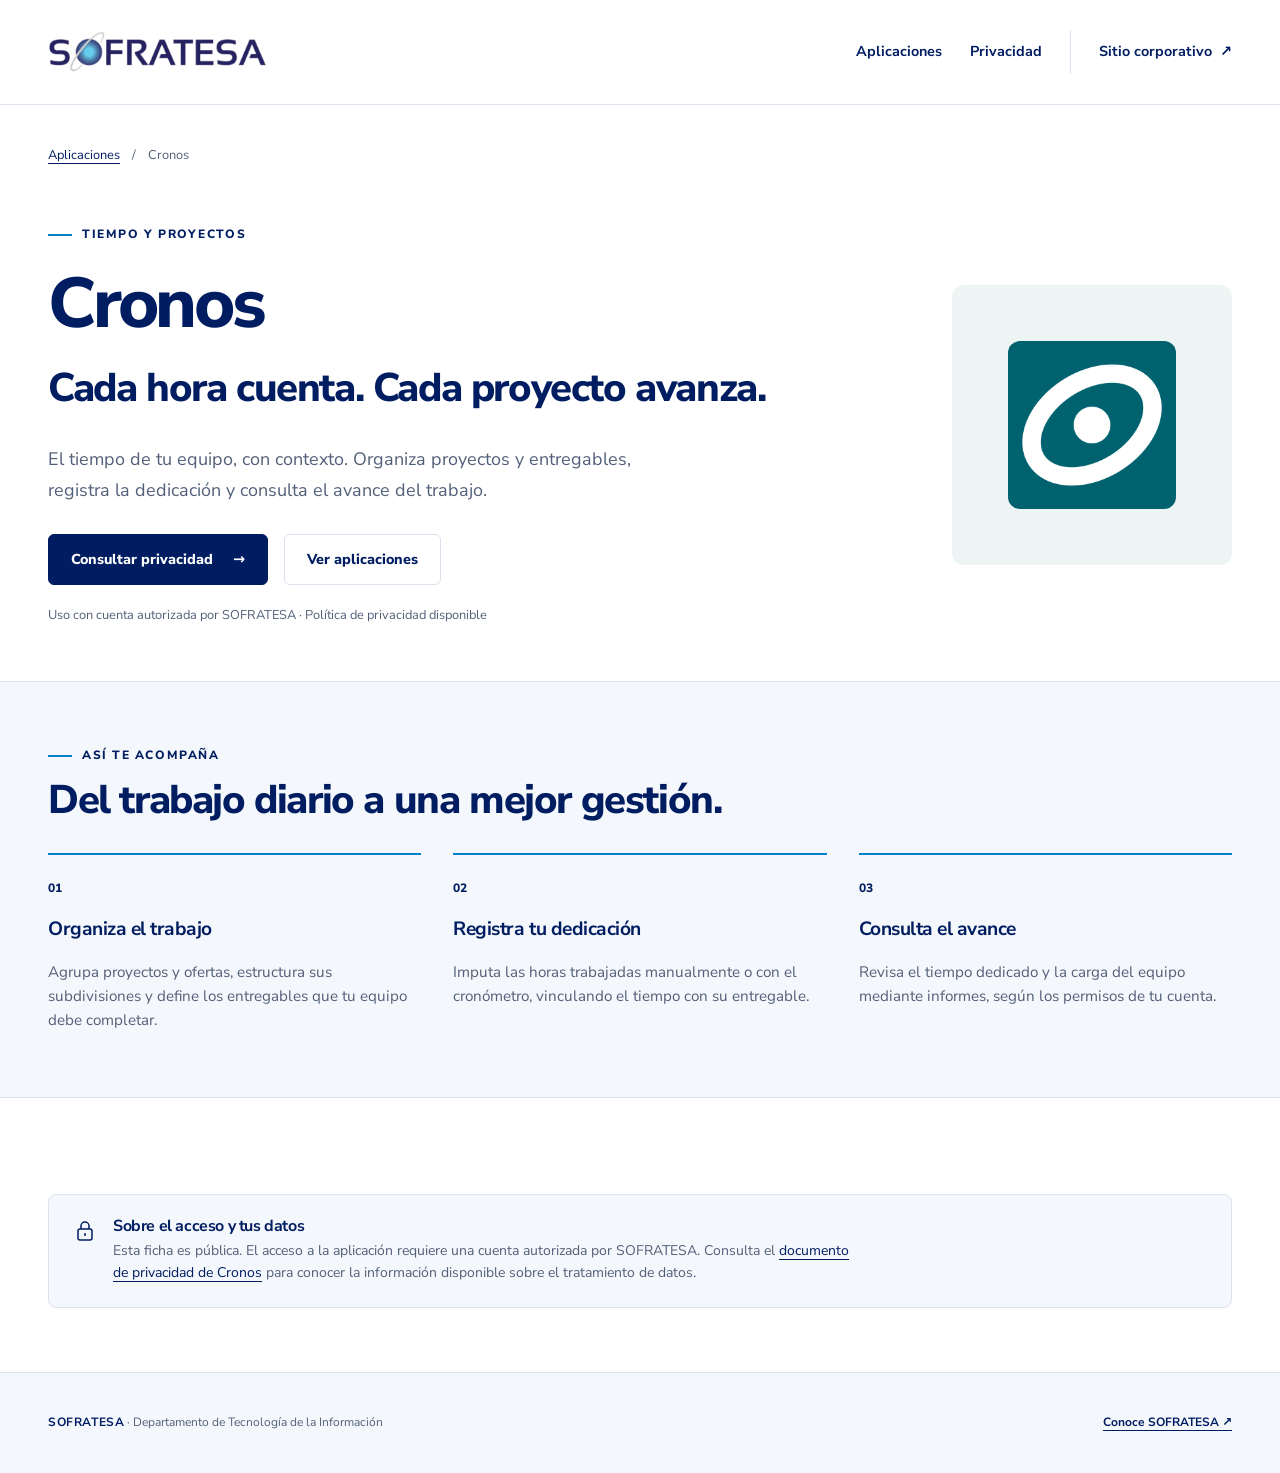
<file: aplicaciones/cronos/index.html>
<!doctype html>
<html lang="es">
  <head>
    <meta charset="utf-8" />
    <meta name="viewport" content="width=device-width, initial-scale=1" />
    <meta
      name="description"
      content="El tiempo de tu equipo, con contexto. Organiza proyectos y entregables, registra la dedicación y consulta el avance del trabajo."
    />
    <meta name="theme-color" content="#001D61" />
    <title>Cronos · SOFRATESA</title>
    <link rel="icon" href="../../assets/sofratesa-icon.png" />
    <link rel="stylesheet" href="../../assets/site.css" />
  </head>
  <body>
    <a class="skip-link" href="#contenido">Saltar al contenido</a>
    <header class="site-header">
      <div class="container header-inner">
        <a class="brand" href="../../" aria-label="SOFRATESA · Inicio"
          ><img src="../../assets/sofratesa-logo.png" alt="SOFRATESA" width="304" height="58"
        /></a>
        <nav class="nav" aria-label="Navegación principal">
          <a href="../../#aplicaciones">Aplicaciones</a><a href="../../#privacidad">Privacidad</a
          ><a class="corporate" href="https://www.sofratesa.com/"
            >Sitio corporativo <span aria-hidden="true">↗</span></a
          >
        </nav>
      </div>
    </header>
    <main id="contenido">
      <nav class="container breadcrumb" aria-label="Ruta de navegación">
        <a href="../../">Aplicaciones</a><span aria-hidden="true">/</span>Cronos
      </nav>
      <section class="product-hero">
        <div class="container">
          <div>
            <p class="eyebrow">Tiempo y proyectos</p>
            <h1>Cronos</h1>
            <h2>Cada hora cuenta. Cada proyecto avanza.</h2>
            <p class="intro">
              El tiempo de tu equipo, con contexto. Organiza proyectos y entregables, registra la
              dedicación y consulta el avance del trabajo.
            </p>
            <div class="product-actions">
              <a class="button" href="../../cronos/"
                >Consultar privacidad <span aria-hidden="true">→</span></a
              ><a class="button secondary" href="../../#aplicaciones">Ver aplicaciones</a>
            </div>
            <p class="hero-note">
              Uso con cuenta autorizada por SOFRATESA · Política de privacidad disponible
            </p>
          </div>
          <div class="product-mark cronos">
            <img src="../../assets/cronos.png" alt="Marca de Cronos" width="168" height="168" />
          </div>
        </div>
      </section>
      <section class="section tinted">
        <div class="container">
          <div class="section-heading">
            <div>
              <p class="eyebrow">Así te acompaña</p>
              <h2>Del trabajo diario a una mejor gestión.</h2>
            </div>
          </div>
          <div class="feature-grid">
            <article class="feature-item">
              <span>01</span>
              <h3>Organiza el trabajo</h3>
              <p>
                Agrupa proyectos y ofertas, estructura sus subdivisiones y define los entregables
                que tu equipo debe completar.
              </p>
            </article>
            <article class="feature-item">
              <span>02</span>
              <h3>Registra tu dedicación</h3>
              <p>
                Imputa las horas trabajadas manualmente o con el cronómetro, vinculando el tiempo
                con su entregable.
              </p>
            </article>
            <article class="feature-item">
              <span>03</span>
              <h3>Consulta el avance</h3>
              <p>
                Revisa el tiempo dedicado y la carga del equipo mediante informes, según los
                permisos de tu cuenta.
              </p>
            </article>
          </div>
        </div>
      </section>
      <section class="section container">
        <div class="privacy-strip">
          <svg
            width="24"
            height="24"
            viewBox="0 0 24 24"
            fill="none"
            stroke="currentColor"
            stroke-width="1.5"
            aria-hidden="true"
          >
            <rect x="5" y="10" width="14" height="11" rx="2" />
            <path d="M8 10V7a4 4 0 0 1 8 0v3M12 14v3" />
          </svg>
          <div>
            <h3>Sobre el acceso y tus datos</h3>
            <p>
              Esta ficha es pública. El acceso a la aplicación requiere una cuenta autorizada por
              SOFRATESA. Consulta el
              <a href="../../cronos/">documento de privacidad de Cronos</a> para conocer la
              información disponible sobre el tratamiento de datos.
            </p>
          </div>
        </div>
      </section>
    </main>
    <footer class="site-footer">
      <div class="container footer-inner">
        <p><strong>SOFRATESA</strong> · Departamento de Tecnología de la Información</p>
        <a href="https://www.sofratesa.com/"
          >Conoce SOFRATESA <span aria-hidden="true">&nbsp;↗</span></a
        >
      </div>
    </footer>
  </body>
</html>
</file>
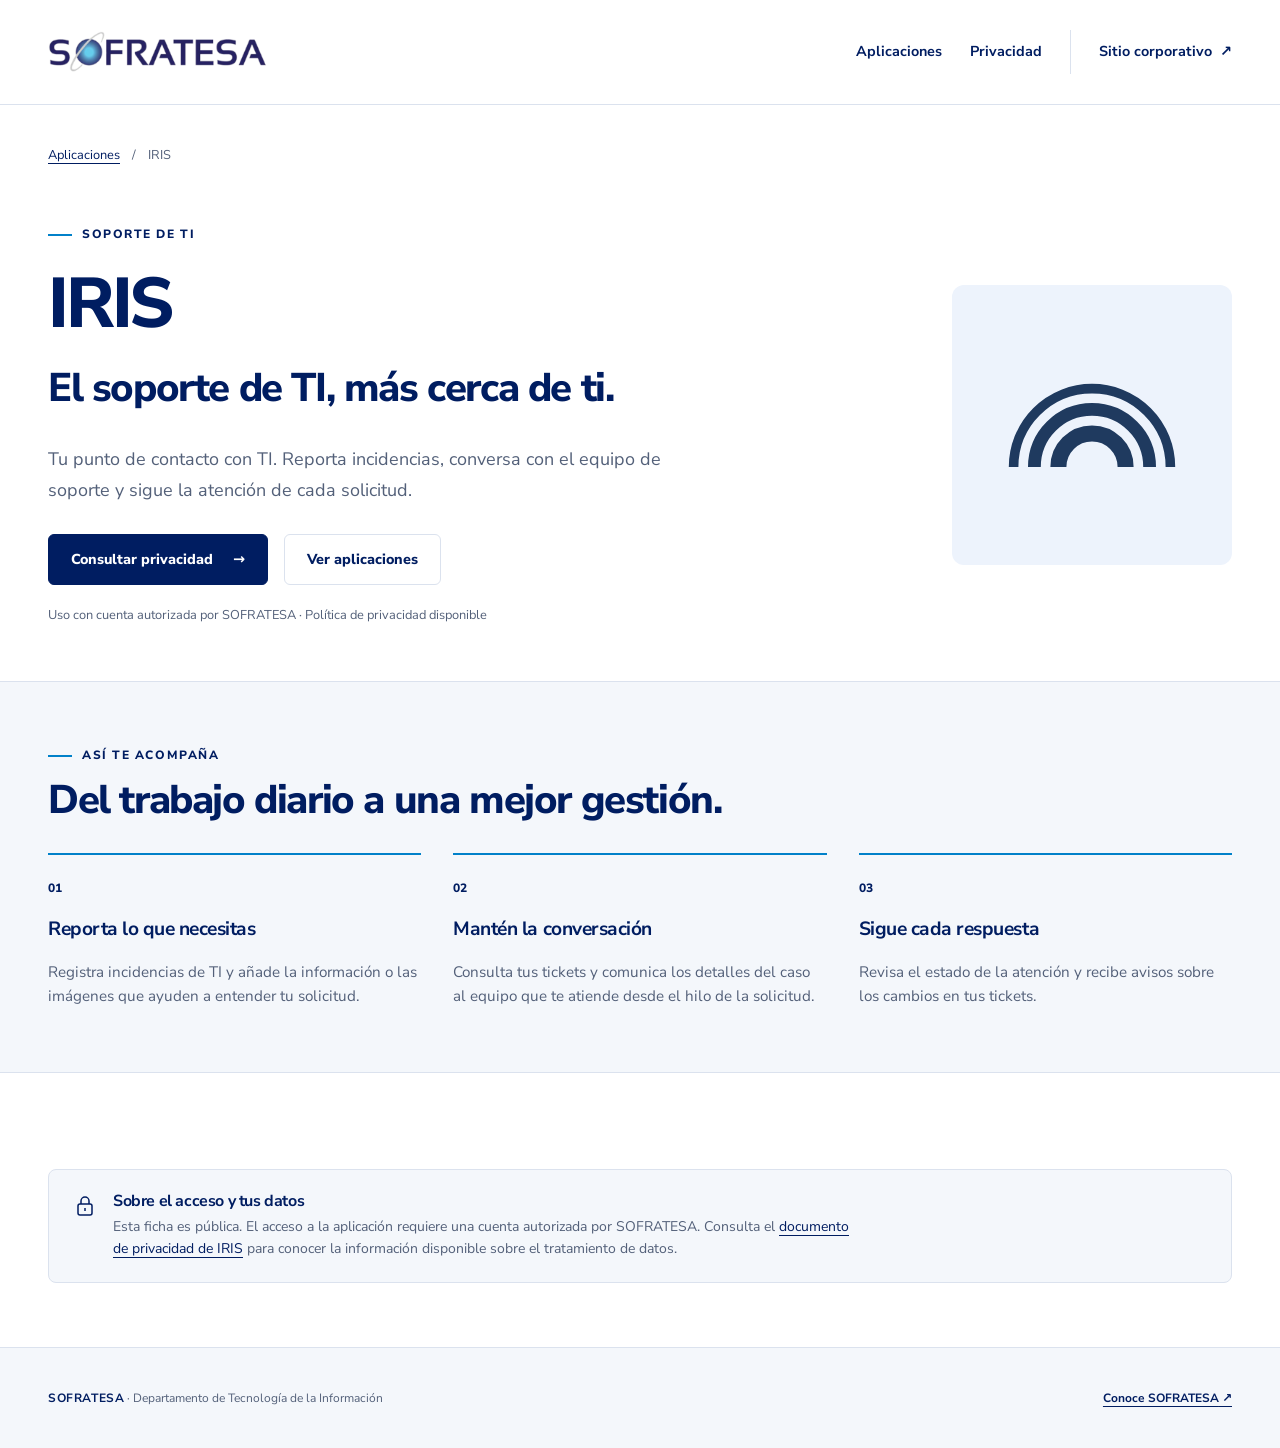
<file: aplicaciones/iris/index.html>
<!doctype html>
<html lang="es">
  <head>
    <meta charset="utf-8" />
    <meta name="viewport" content="width=device-width, initial-scale=1" />
    <meta
      name="description"
      content="Tu punto de contacto con TI. Reporta incidencias, conversa con el equipo de soporte y sigue la atención de cada solicitud."
    />
    <meta name="theme-color" content="#001D61" />
    <title>IRIS · SOFRATESA</title>
    <link rel="icon" href="../../assets/sofratesa-icon.png" />
    <link rel="stylesheet" href="../../assets/site.css" />
  </head>
  <body>
    <a class="skip-link" href="#contenido">Saltar al contenido</a>
    <header class="site-header">
      <div class="container header-inner">
        <a class="brand" href="../../" aria-label="SOFRATESA · Inicio"
          ><img src="../../assets/sofratesa-logo.png" alt="SOFRATESA" width="304" height="58"
        /></a>
        <nav class="nav" aria-label="Navegación principal">
          <a href="../../#aplicaciones">Aplicaciones</a><a href="../../#privacidad">Privacidad</a
          ><a class="corporate" href="https://www.sofratesa.com/"
            >Sitio corporativo <span aria-hidden="true">↗</span></a
          >
        </nav>
      </div>
    </header>
    <main id="contenido">
      <nav class="container breadcrumb" aria-label="Ruta de navegación">
        <a href="../../">Aplicaciones</a><span aria-hidden="true">/</span>IRIS
      </nav>
      <section class="product-hero">
        <div class="container">
          <div>
            <p class="eyebrow">Soporte de TI</p>
            <h1>IRIS</h1>
            <h2>El soporte de TI, más cerca de ti.</h2>
            <p class="intro">
              Tu punto de contacto con TI. Reporta incidencias, conversa con el equipo de soporte y
              sigue la atención de cada solicitud.
            </p>
            <div class="product-actions">
              <a class="button" href="../../iris/"
                >Consultar privacidad <span aria-hidden="true">→</span></a
              ><a class="button secondary" href="../../#aplicaciones">Ver aplicaciones</a>
            </div>
            <p class="hero-note">
              Uso con cuenta autorizada por SOFRATESA · Política de privacidad disponible
            </p>
          </div>
          <div class="product-mark iris">
            <img src="../../assets/iris.svg" alt="Marca de IRIS" width="168" height="168" />
          </div>
        </div>
      </section>
      <section class="section tinted">
        <div class="container">
          <div class="section-heading">
            <div>
              <p class="eyebrow">Así te acompaña</p>
              <h2>Del trabajo diario a una mejor gestión.</h2>
            </div>
          </div>
          <div class="feature-grid">
            <article class="feature-item">
              <span>01</span>
              <h3>Reporta lo que necesitas</h3>
              <p>
                Registra incidencias de TI y añade la información o las imágenes que ayuden a
                entender tu solicitud.
              </p>
            </article>
            <article class="feature-item">
              <span>02</span>
              <h3>Mantén la conversación</h3>
              <p>
                Consulta tus tickets y comunica los detalles del caso al equipo que te atiende desde
                el hilo de la solicitud.
              </p>
            </article>
            <article class="feature-item">
              <span>03</span>
              <h3>Sigue cada respuesta</h3>
              <p>
                Revisa el estado de la atención y recibe avisos sobre los cambios en tus tickets.
              </p>
            </article>
          </div>
        </div>
      </section>
      <section class="section container">
        <div class="privacy-strip">
          <svg
            width="24"
            height="24"
            viewBox="0 0 24 24"
            fill="none"
            stroke="currentColor"
            stroke-width="1.5"
            aria-hidden="true"
          >
            <rect x="5" y="10" width="14" height="11" rx="2" />
            <path d="M8 10V7a4 4 0 0 1 8 0v3M12 14v3" />
          </svg>
          <div>
            <h3>Sobre el acceso y tus datos</h3>
            <p>
              Esta ficha es pública. El acceso a la aplicación requiere una cuenta autorizada por
              SOFRATESA. Consulta el <a href="../../iris/">documento de privacidad de IRIS</a> para
              conocer la información disponible sobre el tratamiento de datos.
            </p>
          </div>
        </div>
      </section>
    </main>
    <footer class="site-footer">
      <div class="container footer-inner">
        <p><strong>SOFRATESA</strong> · Departamento de Tecnología de la Información</p>
        <a href="https://www.sofratesa.com/"
          >Conoce SOFRATESA <span aria-hidden="true">&nbsp;↗</span></a
        >
      </div>
    </footer>
  </body>
</html>
</file>
<file: assets/site.css>
@import url("https://fonts.googleapis.com/css2?family=Nunito+Sans:wght@400;500;600;700;800&display=swap");
:root {
  color-scheme: light;
  --brand: #001d61;
  --sky: #0181c9;
  --ink: #152342;
  --muted: #536079;
  --line: #dbe2ee;
  --surface: #f4f7fb;
  --white: #fff;
  --petrol: #17646c;
  --warning: #704800;
  --warning-bg: #fff8e9;
  font-family: "Nunito Sans", system-ui, sans-serif;
  font-size: 16px;
}
* {
  box-sizing: border-box;
}
html {
  scroll-behavior: smooth;
  scroll-padding-top: 24px;
}
body {
  margin: 0;
  color: var(--ink);
  background: var(--white);
  line-height: 1.6;
}
a {
  color: var(--brand);
  text-underline-offset: 4px;
  cursor: pointer;
  touch-action: manipulation;
}
a:focus-visible,
button:focus-visible {
  outline: 3px solid var(--sky);
  outline-offset: 5px;
  border-radius: 3px;
}
img {
  display: block;
  max-width: 100%;
}
h1,
h2,
h3,
p {
  margin-top: 0;
}
h1,
h2,
h3 {
  color: var(--brand);
  line-height: 1.15;
  text-wrap: balance;
}
h1 {
  font-size: clamp(2.6rem, 5.5vw, 4.4rem);
  font-weight: 800;
  letter-spacing: -0.045em;
}
h2 {
  font-size: clamp(1.8rem, 3.3vw, 2.5rem);
  font-weight: 800;
  letter-spacing: -0.035em;
}
h3 {
  font-size: 1.4rem;
  letter-spacing: -0.025em;
}
p {
  text-wrap: pretty;
}
svg {
  flex-shrink: 0;
}
.container {
  width: min(1184px, calc(100% - 64px));
  margin-inline: auto;
}
.sr-only {
  position: absolute;
  width: 1px;
  height: 1px;
  padding: 0;
  margin: -1px;
  overflow: hidden;
  clip-path: inset(50%);
  white-space: nowrap;
  border: 0;
}
.skip-link {
  position: absolute;
  z-index: 20;
  top: -100px;
  left: 16px;
  padding: 12px 20px;
  background: var(--brand);
  color: white;
}
.skip-link:focus {
  top: 12px;
}
.site-header {
  border-bottom: 1px solid var(--line);
}
.header-inner {
  min-height: 104px;
  display: flex;
  align-items: center;
  justify-content: space-between;
  gap: 24px;
}
.brand {
  display: inline-flex;
  align-items: center;
  min-height: 44px;
}
.brand img {
  width: 220px;
  height: auto;
}
.nav {
  display: flex;
  align-items: center;
  gap: 28px;
}
.nav a {
  display: inline-flex;
  align-items: center;
  gap: 8px;
  min-height: 44px;
  text-decoration: none;
  font-weight: 700;
  font-size: 0.9rem;
}
.nav a:hover {
  color: var(--sky);
}
.nav .corporate {
  padding-left: 28px;
  border-left: 1px solid var(--line);
}
.nav [aria-current="page"] {
  box-shadow: inset 0 -2px var(--sky);
}
.eyebrow {
  color: var(--brand);
  font-size: 0.75rem;
  font-weight: 800;
  letter-spacing: 0.13em;
  text-transform: uppercase;
  display: flex;
  align-items: center;
  gap: 10px;
}
.eyebrow::before {
  content: "";
  width: 24px;
  height: 2px;
  background: var(--sky);
}
.hero {
  padding-block: 72px 64px;
  background: var(--surface);
  border-bottom: 1px solid var(--line);
}
.hero-grid {
  display: grid;
  grid-template-columns: 1.16fr 1fr;
  gap: 72px;
  align-items: center;
}
.hero h1 {
  margin-block: 22px 24px;
  max-width: 12ch;
}
.hero h1 span {
  color: var(--sky);
}
.intro {
  max-width: 47ch;
  font-size: 1.125rem;
  color: var(--muted);
  line-height: 1.7;
  margin-bottom: 28px;
}
.button {
  display: inline-flex;
  align-items: center;
  justify-content: center;
  gap: 20px;
  min-height: 48px;
  padding: 13px 22px;
  border: 1px solid var(--brand);
  border-radius: 6px;
  background: var(--brand);
  color: white;
  text-decoration: none;
  font-weight: 800;
  font-size: 0.9rem;
  transition:
    background 0.18s,
    border-color 0.18s;
}
.button:hover {
  background: #103776;
  border-color: #103776;
}
.button.secondary {
  background: white;
  color: var(--brand);
  border-color: var(--line);
}
.button.secondary:hover {
  background: var(--surface);
  border-color: var(--brand);
}
.hero-note {
  margin: 20px 0 0;
  font-size: 0.8rem;
  color: var(--muted);
}
.ecosystem {
  position: relative;
  min-height: 364px;
  border-radius: 12px;
  background: var(--brand);
  padding: 32px;
  color: white;
  overflow: hidden;
}
.ecosystem::before {
  content: "";
  position: absolute;
  width: 340px;
  height: 340px;
  border: 1px solid #ffffff14;
  border-radius: 50%;
  top: 52px;
  right: -88px;
  box-shadow:
    0 0 0 45px #ffffff06,
    0 0 0 90px #ffffff04;
  pointer-events: none;
}
.ecosystem > * {
  position: relative;
}
.ecosystem-top {
  display: flex;
  justify-content: space-between;
  align-items: center;
  color: #b6c9ef;
  font-size: 0.7rem;
  font-weight: 700;
  letter-spacing: 0.1em;
  text-transform: uppercase;
}
.ecosystem-top .dots {
  display: flex;
  gap: 5px;
}
.dots i {
  width: 5px;
  height: 5px;
  border-radius: 50%;
  background: #6b98dc;
}
.ecosystem-apps {
  display: flex;
  align-items: center;
  justify-content: center;
  gap: 36px;
  margin: 42px 0 34px;
}
.ecosystem-app {
  text-align: center;
}
.app-symbol {
  width: 84px;
  height: 84px;
  border-radius: 18px;
  display: flex;
  align-items: center;
  justify-content: center;
  background: var(--white);
}
.app-symbol img {
  width: 54px;
  height: 54px;
  object-fit: contain;
}
.app-symbol.iris img {
  height: 34px;
}
.app-symbol.cronos {
  overflow: hidden;
}
.app-symbol.cronos img {
  width: 100%;
  height: 100%;
  object-fit: cover;
}
.ecosystem-app p {
  margin: 12px 0 0;
  font-weight: 700;
  font-size: 0.85rem;
  letter-spacing: 0.05em;
}
.connector {
  width: 32px;
  height: 1px;
  background: #5579b6;
  position: relative;
}
.connector::after {
  content: "";
  position: absolute;
  top: -3px;
  left: 13px;
  width: 7px;
  height: 7px;
  border: 1px solid #9bbde9;
  background: var(--brand);
  transform: rotate(45deg);
}
.ecosystem-bottom {
  border-top: 1px solid #ffffff26;
  padding-top: 18px;
  display: flex;
  align-items: center;
  gap: 12px;
}
.ecosystem-bottom svg {
  color: #78caff;
}
.ecosystem-bottom strong {
  display: block;
  font-size: 0.9rem;
}
.ecosystem-bottom span {
  color: #b6c9ef;
  font-size: 0.75rem;
}
.section {
  padding-block: 64px;
}
.section-heading {
  display: flex;
  justify-content: space-between;
  align-items: end;
  gap: 24px;
  margin-bottom: 30px;
}
.section-heading h2 {
  margin: 10px 0 0;
}
.section-heading > p {
  color: var(--muted);
  font-size: 0.85rem;
  margin-bottom: 3px;
}
.app-grid {
  display: grid;
  grid-template-columns: repeat(2, minmax(0, 1fr));
  gap: 24px;
}
.app-card {
  border: 1px solid var(--line);
  border-radius: 10px;
  overflow: hidden;
  display: flex;
  flex-direction: column;
}
.card-art {
  min-height: 170px;
  display: flex;
  align-items: center;
  justify-content: space-between;
  padding: 32px 36px;
  background: #edf3fc;
  border-bottom: 1px solid var(--line);
}
.card-art.cronos {
  background: #edf5f4;
}
.card-art .app-symbol {
  border: 1px solid #cbd9ef;
  width: 88px;
  height: 88px;
}
.card-art.cronos .app-symbol {
  border-color: #cbdfdc;
}
.art-label {
  color: #506487;
  font-size: 0.72rem;
  letter-spacing: 0.14em;
  font-weight: 800;
  text-transform: uppercase;
  text-align: right;
  line-height: 1.8;
}
.cronos .art-label {
  color: #48676a;
}
.card-body {
  padding: 28px 32px 30px;
  display: flex;
  flex-direction: column;
  flex: 1;
}
.card-title {
  display: flex;
  gap: 16px;
  justify-content: space-between;
  align-items: center;
  margin-bottom: 12px;
}
.card-title h3 {
  font-size: 1.9rem;
  margin: 0;
}
.tag {
  border: 1px solid var(--line);
  border-radius: 5px;
  padding: 4px 9px;
  color: var(--muted);
  font-size: 0.75rem;
  font-weight: 700;
}
.card-body > p {
  color: var(--muted);
  margin-bottom: 22px;
  max-width: 43ch;
}
.features {
  list-style: none;
  display: flex;
  flex-wrap: wrap;
  gap: 8px;
  padding: 0;
  margin: 0 0 30px;
}
.features li {
  font-size: 0.75rem;
  background: var(--surface);
  border-radius: 4px;
  padding: 5px 10px;
  color: var(--muted);
}
.card-links {
  display: flex;
  align-items: center;
  flex-wrap: wrap;
  gap: 16px 24px;
  margin-top: auto;
}
.text-link {
  display: inline-flex;
  align-items: center;
  gap: 9px;
  min-height: 44px;
  font-size: 0.85rem;
  font-weight: 700;
}
.text-link:hover {
  color: var(--sky);
}
.privacy-strip {
  margin-top: 32px;
  display: flex;
  align-items: start;
  gap: 16px;
  padding: 22px 24px;
  border: 1px solid var(--line);
  border-radius: 8px;
  background: var(--surface);
}
.privacy-strip svg {
  margin-top: 2px;
  color: var(--brand);
}
.privacy-strip h3 {
  font-size: 1rem;
  margin: 0 0 5px;
}
.privacy-strip p {
  margin: 0;
  color: var(--muted);
  font-size: 0.875rem;
  max-width: 92ch;
}
.about {
  border-top: 1px solid var(--line);
  padding-block: 44px;
}
.about-inner {
  display: grid;
  grid-template-columns: 1fr 1.2fr;
  gap: 64px;
  align-items: center;
}
.about h2 {
  font-size: 1.8rem;
  margin-bottom: 0;
}
.about p {
  color: var(--muted);
  font-size: 0.9rem;
  margin-bottom: 0;
}
.site-footer {
  background: var(--surface);
  border-top: 1px solid var(--line);
  padding-block: 28px;
}
.footer-inner {
  display: flex;
  justify-content: space-between;
  align-items: center;
  gap: 24px;
  color: var(--muted);
  font-size: 0.75rem;
}
.footer-inner p {
  margin: 0;
}
.footer-inner strong {
  color: var(--brand);
  letter-spacing: 0.05em;
}
.footer-inner a {
  min-height: 44px;
  display: inline-flex;
  align-items: center;
  font-weight: 700;
}
.breadcrumb {
  padding-top: 28px;
  color: var(--muted);
  font-size: 0.8rem;
}
.breadcrumb a {
  display: inline-flex;
  align-items: center;
  min-height: 44px;
}
.breadcrumb span {
  margin-inline: 12px;
}
.product-hero {
  padding-block: 48px 56px;
}
.product-hero .container {
  display: grid;
  grid-template-columns: 1fr 280px;
  align-items: center;
  gap: 56px;
}
.product-hero h1 {
  margin: 20px 0;
}
.product-hero .intro {
  max-width: 58ch;
}
.product-mark {
  background: #edf3fc;
  border-radius: 12px;
  padding: 56px;
}
.product-mark.cronos {
  background: #edf5f4;
}
.product-mark img {
  width: 168px;
  height: 168px;
  object-fit: contain;
}
.product-mark.cronos img {
  border-radius: 12px;
}
.product-actions {
  display: flex;
  gap: 16px;
  flex-wrap: wrap;
}
.feature-grid {
  display: grid;
  grid-template-columns: repeat(3, minmax(0, 1fr));
  gap: 32px;
}
.feature-item {
  border-top: 2px solid var(--sky);
  padding-top: 24px;
}
.feature-item span {
  display: block;
  color: var(--brand);
  font-size: 0.75rem;
  font-weight: 800;
  margin-bottom: 20px;
}
.feature-item h3 {
  font-size: 1.2rem;
}
.feature-item p {
  color: var(--muted);
  font-size: 0.95rem;
  margin: 0;
}
.tinted {
  background: var(--surface);
  border-block: 1px solid var(--line);
}
.reading {
  width: min(800px, calc(100% - 64px));
  margin-inline: auto;
}
.document {
  padding-block: 44px 64px;
}
.document h1 {
  font-size: clamp(2rem, 5vw, 3rem);
  margin: 20px 0;
}
.document h2 {
  font-size: 1.4rem;
  margin-bottom: 16px;
}
.document section {
  border-top: 1px solid var(--line);
  margin-top: 32px;
  padding-top: 28px;
}
.document p,
.document li {
  color: var(--muted);
}
.document li {
  margin-bottom: 12px;
}
.notice {
  border: 1px solid #dec89e;
  border-left: 3px solid #a27624;
  border-radius: 4px;
  padding: 20px 24px;
  background: var(--warning-bg);
  color: var(--warning);
}
.notice strong {
  display: block;
  margin-bottom: 6px;
}
.notice p {
  color: inherit;
  margin: 0;
  font-size: 0.9rem;
}
.metadata {
  display: grid;
  grid-template-columns: 1fr 1fr;
  gap: 24px;
  border-block: 1px solid var(--line);
  padding-block: 24px;
  margin-block: 32px;
}
.metadata dt {
  font-size: 0.75rem;
  font-weight: 800;
  color: var(--muted);
}
.metadata dd {
  margin: 5px 0 0;
  overflow-wrap: anywhere;
}
@media (max-width: 960px) {
  .hero-grid {
    gap: 32px;
  }
  .ecosystem {
    padding: 26px;
  }
  .ecosystem-apps {
    gap: 20px;
  }
  .nav {
    gap: 18px;
  }
  .nav .corporate {
    padding-left: 18px;
  }
  .card-body,
  .card-art {
    padding-inline: 24px;
  }
  .card-title {
    align-items: start;
  }
  .hero h1 {
    font-size: 3.5rem;
  }
}
@media (max-width: 720px) {
  .container,
  .reading {
    width: calc(100% - 40px);
  }
  .header-inner {
    min-height: 88px;
    gap: 12px;
  }
  .brand img {
    width: 170px;
  }
  .nav {
    gap: 12px;
  }
  .nav a {
    font-size: 0.8rem;
  }
  .nav .corporate {
    display: none;
  }
  .hero {
    padding-block: 44px;
  }
  .hero-grid {
    grid-template-columns: 1fr;
    gap: 36px;
  }
  .hero h1 {
    font-size: clamp(2.6rem, 9vw, 4rem);
    max-width: 13ch;
  }
  .ecosystem {
    min-height: auto;
  }
  .ecosystem-apps {
    margin-block: 28px;
    gap: 32px;
  }
  .section {
    padding-block: 44px;
  }
  .section-heading {
    align-items: start;
    flex-direction: column;
    gap: 12px;
  }
  .app-grid,
  .feature-grid,
  .about-inner {
    grid-template-columns: 1fr;
  }
  .about-inner {
    gap: 20px;
  }
  .card-art {
    min-height: 144px;
  }
  .footer-inner {
    flex-wrap: wrap;
    gap: 8px;
  }
  .footer-inner p {
    flex-basis: 100%;
  }
  .product-hero {
    padding-block: 28px 44px;
  }
  .product-hero .container {
    grid-template-columns: 1fr;
    gap: 28px;
  }
  .product-mark {
    grid-row: 1;
    justify-self: start;
    padding: 20px;
  }
  .product-mark img {
    width: 64px;
    height: 64px;
  }
}
@media (max-width: 380px) {
  .brand img {
    width: 130px;
  }
  .nav {
    gap: 10px;
  }
  .nav a {
    font-size: 0.75rem;
  }
  .card-title {
    flex-wrap: wrap;
    gap: 8px;
  }
  .ecosystem-apps {
    gap: 20px;
  }
  .ecosystem .app-symbol {
    width: 72px;
    height: 72px;
  }
  .card-links .button {
    width: 100%;
  }
  .metadata {
    grid-template-columns: 1fr;
  }
}
@media (prefers-reduced-motion: reduce) {
  html {
    scroll-behavior: auto;
  }
  *,
  *::before,
  *::after {
    transition: none !important;
  }
}
@media print {
  .site-header,
  .site-footer,
  .breadcrumb,
  .skip-link,
  .product-actions {
    display: none;
  }
  .document {
    padding: 0;
  }
  .reading {
    width: 100%;
  }
  a {
    color: inherit;
  }
}

/* Documentos de privacidad: misma identidad y navegación que el hub. */
.policy-hero {
  background: var(--surface);
  border-bottom: 1px solid var(--line);
}
.policy-heading {
  display: grid;
  grid-template-columns: minmax(0, 1fr) 240px;
  align-items: center;
  gap: 64px;
  padding-block: 36px;
}
.policy-heading h1 {
  margin: 20px 0;
  font-size: clamp(2.5rem, 5vw, 3.8rem);
}
.policy-heading .intro {
  max-width: 58ch;
  margin-bottom: 20px;
}
.policy-date {
  color: var(--muted);
  font-size: 0.85rem;
  margin: 0;
}
.policy-brand {
  display: flex;
  align-items: center;
  flex-direction: column;
  justify-content: center;
  border: 1px solid var(--line);
  background: var(--white);
  border-radius: 12px;
  padding: 40px 24px;
}
.policy-brand img {
  width: 88px;
  height: 44px;
  margin-bottom: 24px;
}
.policy-brand > span {
  color: var(--brand);
  font-size: 1.7rem;
  font-weight: 800;
  letter-spacing: 0.03em;
}
.policy-brand p {
  font-size: 0.8rem;
  color: var(--muted);
  margin: 8px 0 0;
}
.policy-summary {
  display: grid;
  grid-template-columns: 1fr 1fr 1fr;
  gap: 24px;
  margin: 0;
  border-top: 1px solid var(--line);
  padding-block: 24px;
}
.policy-summary dt {
  color: var(--muted);
  font-size: 0.75rem;
  font-weight: 700;
  margin-bottom: 5px;
}
.policy-summary dd {
  margin: 0;
  color: var(--brand);
  font-size: 0.9rem;
  font-weight: 700;
  overflow-wrap: anywhere;
}
.policy-layout {
  display: grid;
  grid-template-columns: 240px minmax(0, 1fr);
  gap: 64px;
  padding-block: 56px 64px;
}
.policy-sidebar {
  align-self: start;
  position: sticky;
  top: 24px;
}
@media (max-height: 800px) {
  .policy-sidebar {
    position: static;
  }
}
.policy-sidebar h2 {
  font-size: 0.8rem;
  text-transform: uppercase;
  letter-spacing: 0.08em;
  margin-bottom: 16px;
}
.policy-sidebar ol {
  list-style: none;
  padding: 0;
  margin: 0 0 24px;
}
.policy-sidebar li {
  border-bottom: 1px solid var(--line);
}
.policy-sidebar li a {
  display: flex;
  align-items: center;
  gap: 12px;
  min-height: 44px;
  padding: 10px 4px;
  text-decoration: none;
  font-size: 0.8rem;
  color: var(--muted);
  line-height: 1.4;
}
.policy-sidebar li a:hover {
  color: var(--brand);
  background: var(--surface);
}
.policy-sidebar li span {
  font-size: 0.7rem;
  font-variant-numeric: tabular-nums;
  color: var(--brand);
}
.policy-content {
  max-width: 800px;
  min-width: 0;
}
.policy-content section {
  border-top: 1px solid var(--line);
  margin-bottom: 44px;
  padding-top: 24px;
  scroll-margin-top: 24px;
}
.policy-content section:first-child {
  border-top: 2px solid var(--sky);
}
.policy-content h2 {
  font-size: 1.65rem;
  margin-bottom: 20px;
}
.policy-content p,
.policy-content li,
.policy-data dd {
  color: var(--muted);
  line-height: 1.8;
}
.policy-content strong {
  color: var(--ink);
  font-weight: 800;
}
.policy-content li {
  margin-bottom: 12px;
  padding-left: 4px;
}
.policy-content ul {
  padding-left: 20px;
}
.policy-content .policy-number {
  color: var(--brand);
  font-size: 0.7rem;
  font-weight: 800;
  letter-spacing: 0.12em;
  margin-bottom: 10px;
}
.policy-data {
  border: 1px solid var(--line);
  border-radius: 8px;
  padding: 0 24px;
  margin-block: 24px;
}
.policy-data > div {
  padding-block: 20px;
  border-bottom: 1px solid var(--line);
}
.policy-data > div:last-child {
  border-bottom: 0;
}
.policy-data dt {
  color: var(--brand);
  font-weight: 800;
  margin-bottom: 8px;
}
.policy-data dd {
  margin: 0;
  font-size: 0.95rem;
}
.policy-contact {
  display: flex;
  flex-direction: column;
  gap: 8px;
  background: var(--surface);
  border: 1px solid var(--line);
  border-left: 3px solid var(--sky);
  border-radius: 6px;
  padding: 24px;
  margin-block: 24px;
  text-decoration: none;
  overflow-wrap: anywhere;
}
.policy-contact span {
  color: var(--muted);
  font-size: 0.85rem;
}
.policy-contact strong {
  color: var(--brand);
  font-size: 1.35rem;
}
.policy-contact:hover {
  border-color: var(--sky);
}
@media (max-width: 960px) {
  .policy-heading {
    gap: 32px;
    grid-template-columns: minmax(0, 1fr) 200px;
  }
  .policy-layout {
    grid-template-columns: 200px minmax(0, 1fr);
    gap: 32px;
  }
  .policy-sidebar {
    position: static;
  }
  .policy-summary {
    grid-template-columns: 1fr 1fr;
  }
}
@media (max-width: 720px) {
  .policy-heading {
    grid-template-columns: 1fr;
    padding-block: 28px;
    gap: 24px;
  }
  .policy-brand {
    flex-direction: row;
    justify-content: start;
    gap: 16px;
    padding: 16px 20px;
  }
  .policy-brand img {
    width: 48px;
    height: 24px;
    margin: 0;
  }
  .policy-brand > span {
    font-size: 1.2rem;
  }
  .policy-brand p {
    margin: 0;
  }
  .policy-summary {
    grid-template-columns: 1fr;
    gap: 16px;
  }
  .policy-layout {
    grid-template-columns: 1fr;
    padding-block: 32px 44px;
    gap: 32px;
  }
  .policy-sidebar {
    position: static;
  }
  .policy-sidebar ol {
    display: grid;
    grid-template-columns: 1fr 1fr;
    gap: 0 20px;
  }
  .policy-content h2 {
    font-size: 1.45rem;
  }
  .policy-content section {
    margin-bottom: 32px;
  }
  .policy-data {
    padding-inline: 18px;
  }
}
@media (max-width: 380px) {
  .policy-sidebar ol {
    grid-template-columns: 1fr;
  }
  .policy-brand {
    flex-wrap: wrap;
    gap: 12px;
  }
  .policy-brand p {
    flex-basis: 100%;
  }
  .policy-contact {
    padding: 20px;
  }
  .policy-contact strong {
    font-size: 1.05rem;
  }
}
@media print {
  .policy-sidebar,
  .policy-brand,
  .policy-content > .text-link {
    display: none;
  }
  .policy-hero {
    background: white;
  }
  .policy-heading,
  .policy-layout {
    display: block;
    padding-block: 16px;
  }
  .policy-heading h1 {
    font-size: 28px;
  }
  .policy-content {
    max-width: none;
  }
  .policy-content h2 {
    break-after: avoid;
  }
  .policy-content section {
    margin-bottom: 20px;
  }
}

/* Política final de Cronos: icono y dirección dentro del sistema común. */
.policy-brand.cronos img {
  width: 88px;
  height: 88px;
  border-radius: 12px;
}
.policy-address {
  font-style: normal;
}
.policy-address p {
  margin-block: 0 12px;
}
@media (max-width: 720px) {
  .policy-brand.cronos img {
    width: 48px;
    height: 48px;
    border-radius: 8px;
  }
}
</file>
